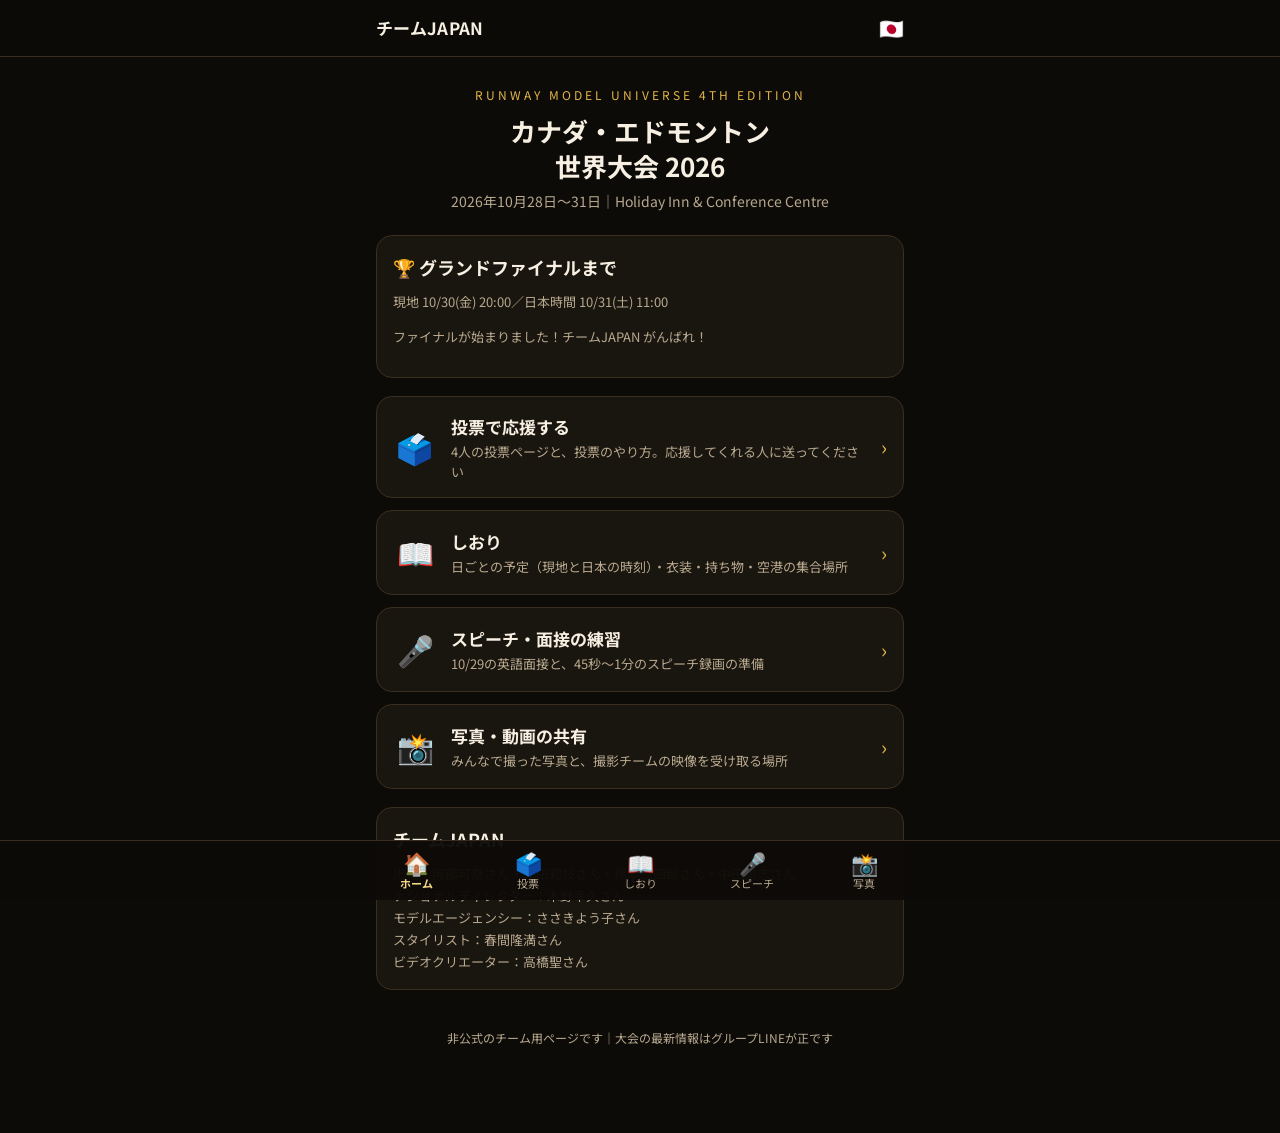
<file: index.html>
<!doctype html>
<html lang="ja">
<head>
<meta charset="utf-8">
<meta name="viewport" content="width=device-width, initial-scale=1, viewport-fit=cover">
<title>チームJAPAN RMU 2026</title>
<meta name="description" content="Runway Model Universe 第4回大会（カナダ・エドモントン）日本代表チームのページ">
<meta property="og:title" content="チームJAPAN 🇯🇵 RMU 2026">
<meta property="og:description" content="日本代表4名を応援してください！投票・日程・スピーチ練習・写真共有">
<meta property="og:image" content="https://hiikun-bot.github.io/rmu-team-japan/assets/img/kana.jpg">
<meta name="theme-color" content="#0d0b08">
<link rel="preconnect" href="https://fonts.googleapis.com">
<link rel="stylesheet" href="https://fonts.googleapis.com/css2?family=Noto+Sans+JP:wght@400;700&display=swap">
<link rel="stylesheet" href="assets/style.css">
</head>
<body>
<header class="top"><div class="wrap"><h1>チームJAPAN</h1><span class="flag">🇯🇵</span></div></header>

<main class="wrap">
  <section class="hero">
    <div class="eyebrow">RUNWAY MODEL UNIVERSE 4TH EDITION</div>
    <h2>カナダ・エドモントン<br>世界大会 2026</h2>
    <p>2026年10月28日〜31日｜Holiday Inn &amp; Conference Centre</p>
  </section>

  <div class="card">
    <h3>🏆 グランドファイナルまで</h3>
    <div class="sub" id="finalWhen"></div>
    <div id="cdFinal"></div>
  </div>

  <nav class="menu">
    <a href="vote.html">
      <span class="ico">🗳️</span>
      <span><b>投票で応援する</b><span class="d">4人の投票ページと、投票のやり方。応援してくれる人に送ってください</span></span>
      <span class="go">›</span>
    </a>
    <a href="guide.html">
      <span class="ico">📖</span>
      <span><b>しおり</b><span class="d">日ごとの予定（現地と日本の時刻）・衣装・持ち物・空港の集合場所</span></span>
      <span class="go">›</span>
    </a>
    <a href="speech.html">
      <span class="ico">🎤</span>
      <span><b>スピーチ・面接の練習</b><span class="d">10/29の英語面接と、45秒〜1分のスピーチ録画の準備</span></span>
      <span class="go">›</span>
    </a>
    <a href="photos.html">
      <span class="ico">📸</span>
      <span><b>写真・動画の共有</b><span class="d">みんなで撮った写真と、撮影チームの映像を受け取る場所</span></span>
      <span class="go">›</span>
    </a>
  </nav>

  <div class="card">
    <h3>チームJAPAN</h3>
    <p class="sub" style="margin:0">
      出場：阿部可奈さん・北田莉枝さん・橋本三四郎さん・中田論志さん<br>
      ナショナルディレクター：木野幸久さん<br>
      モデルエージェンシー：ささきよう子さん<br>
      スタイリスト：春間隆満さん<br>
      ビデオクリエーター：高橋聖さん
    </p>
  </div>

  <footer>非公式のチーム用ページです｜大会の最新情報はグループLINEが正です</footer>
</main>

<script src="assets/common.js"></script>
<script>
  const f = new Date(KEY.final);
  document.getElementById('finalWhen').textContent =
    `現地 ${mdw(f, TZ_LOCAL)} ${hm(f, TZ_LOCAL)}／日本時間 ${mdw(f, TZ_JP)} ${hm(f, TZ_JP)}`;
  countdown(document.getElementById('cdFinal'), KEY.final, 'ファイナルが始まりました！チームJAPAN がんばれ！');
  bottomNav('index.html');
</script>
</body>
</html>
</file>
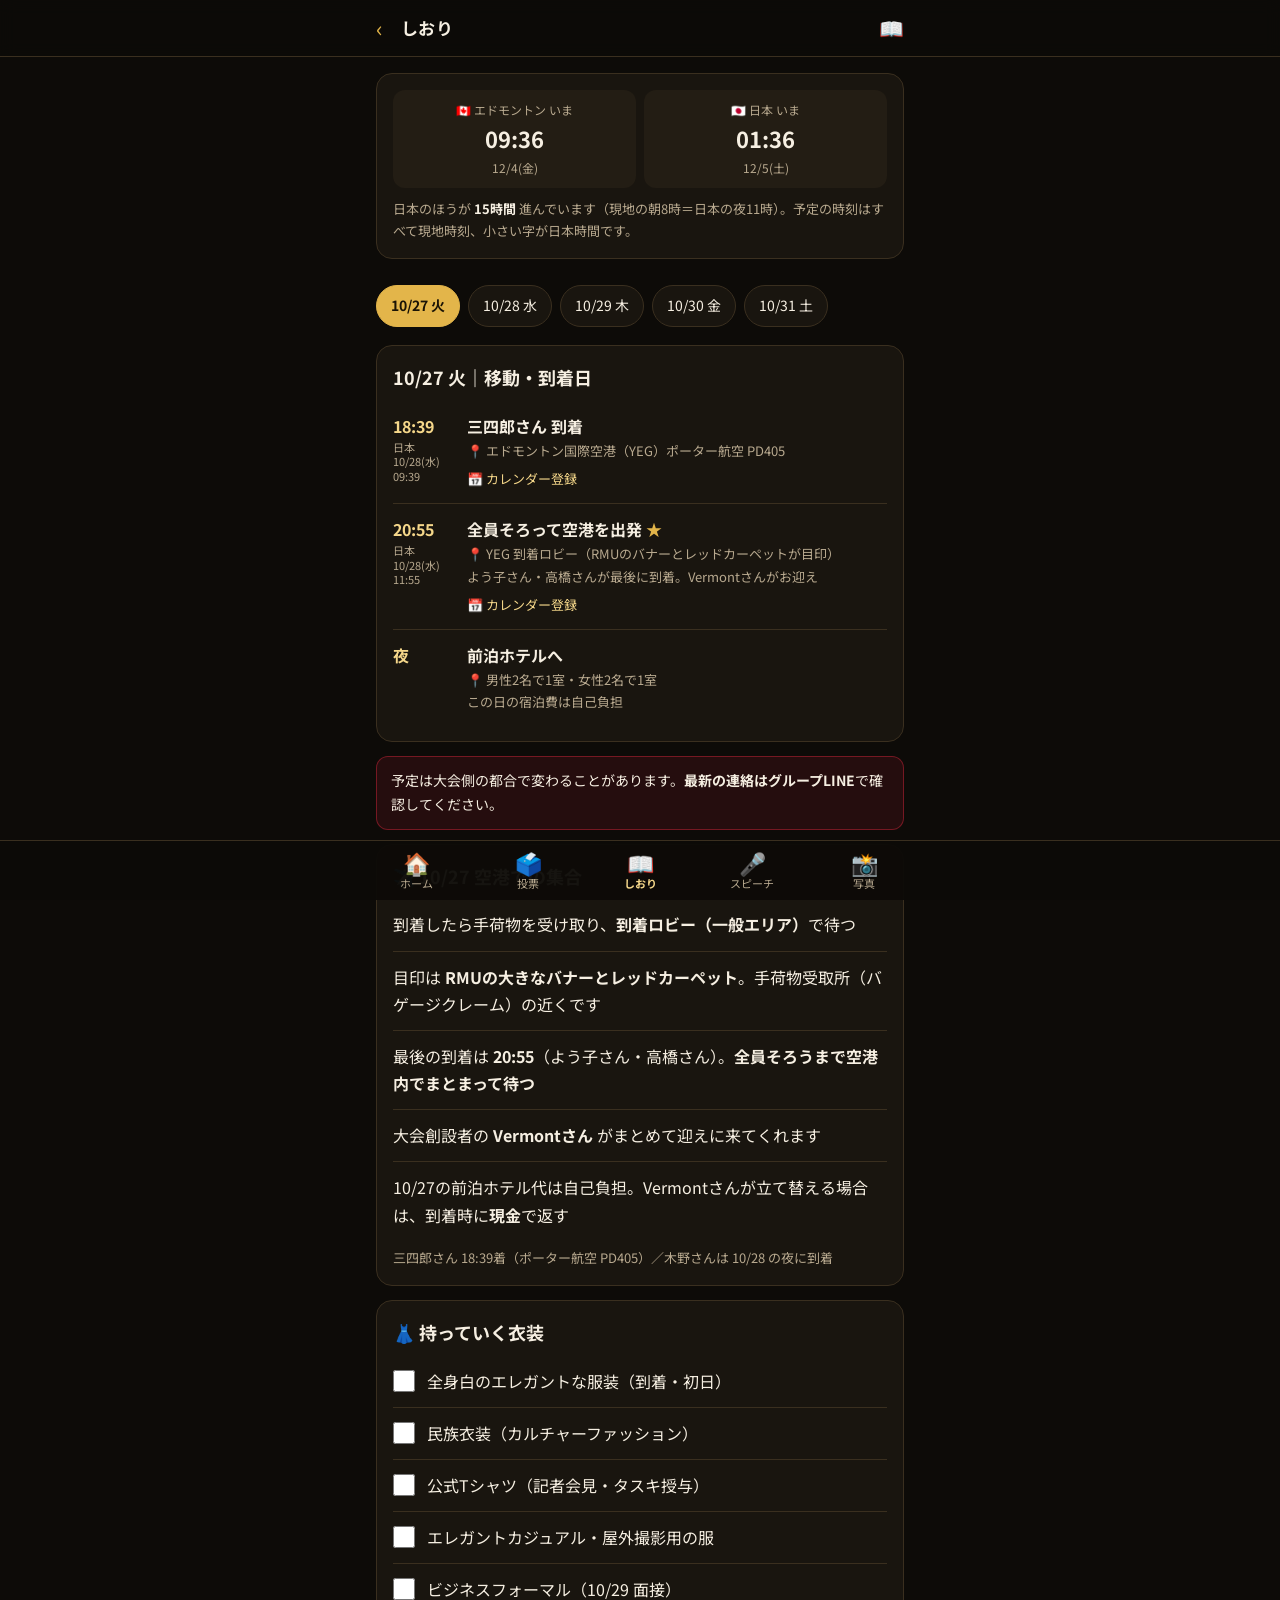
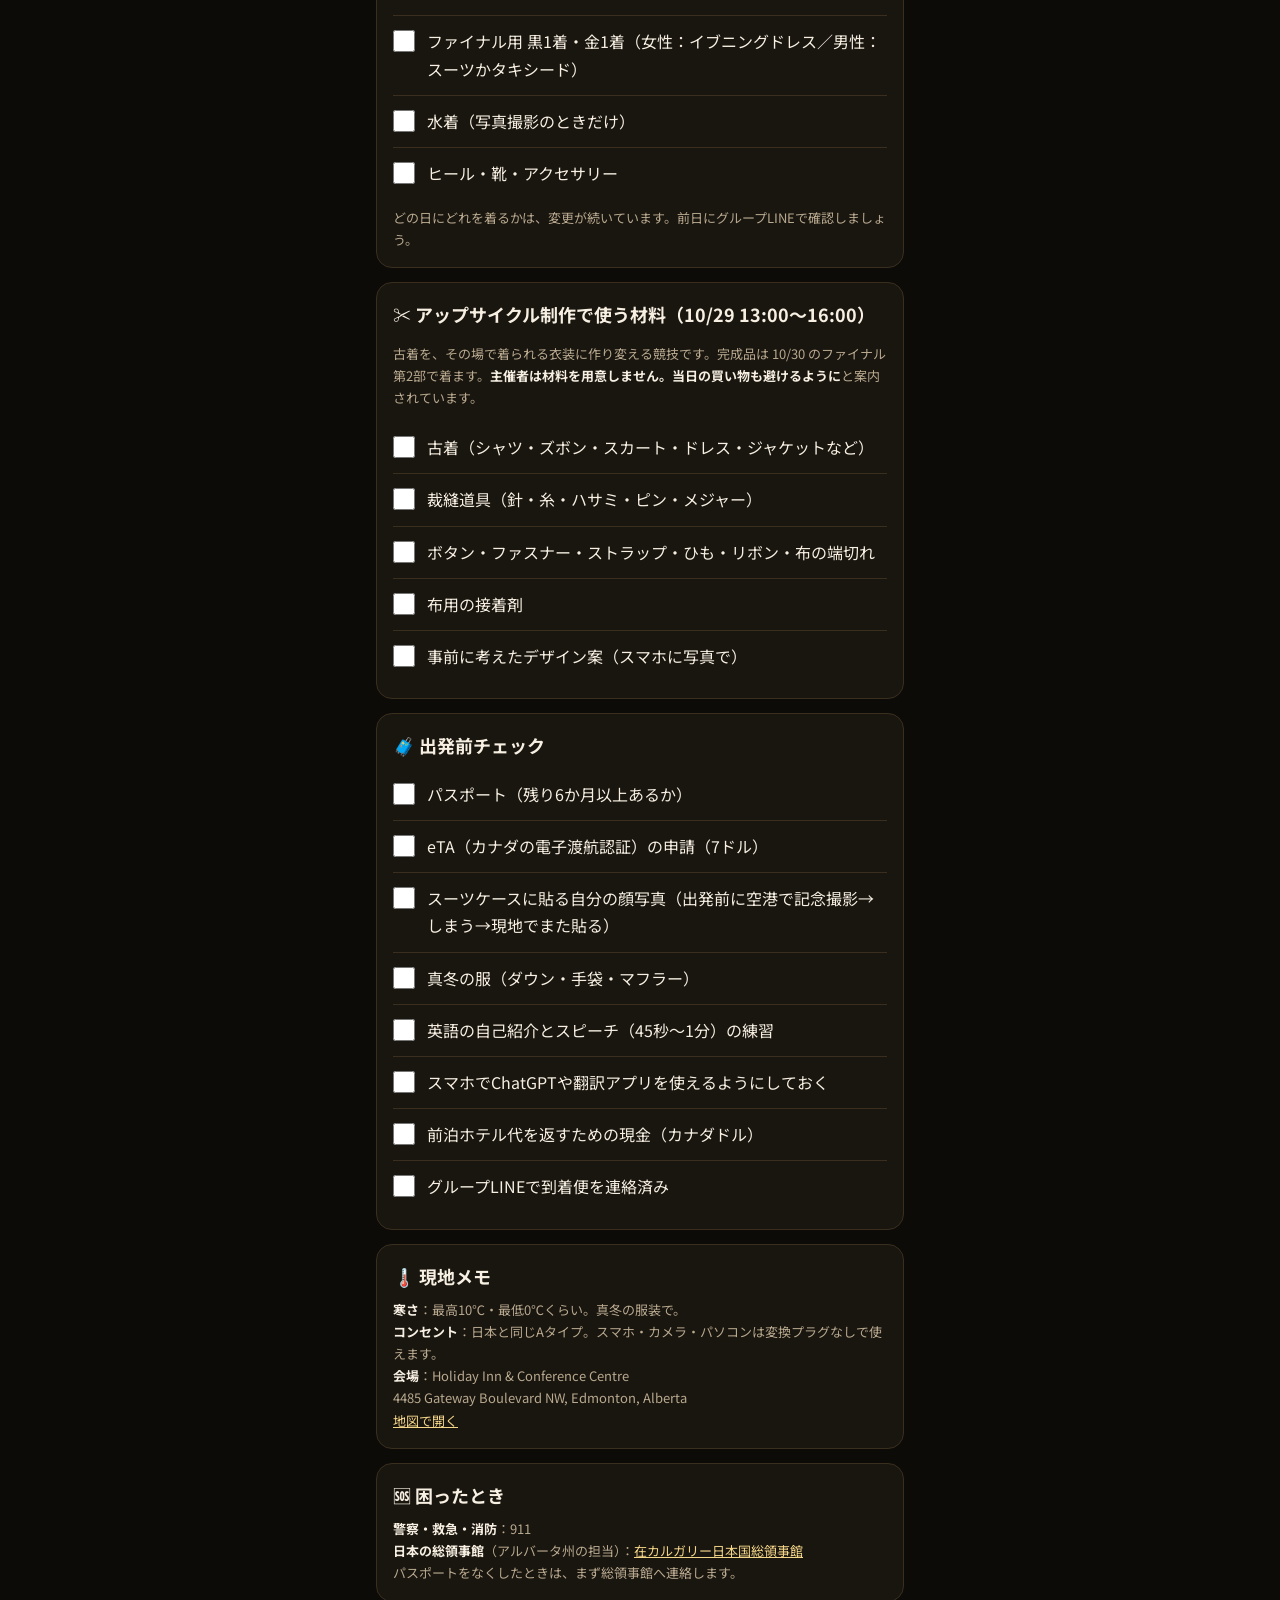
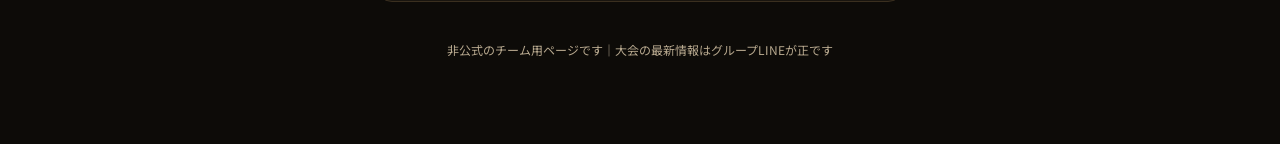
<file: guide.html>
<!doctype html>
<html lang="ja">
<head>
<meta charset="utf-8">
<meta name="viewport" content="width=device-width, initial-scale=1, viewport-fit=cover">
<title>チームJAPAN しおり</title>
<meta name="description" content="RMU 2026 チームJAPANの日程・衣装・持ち物">
<meta name="theme-color" content="#0d0b08">
<link rel="preconnect" href="https://fonts.googleapis.com">
<link rel="stylesheet" href="https://fonts.googleapis.com/css2?family=Noto+Sans+JP:wght@400;700&display=swap">
<link rel="stylesheet" href="assets/style.css">
</head>
<body>
<header class="top"><div class="wrap"><a class="back" href="index.html" aria-label="ホームへ">‹</a><h1>しおり</h1><span class="flag">📖</span></div></header>

<main class="wrap">
  <div class="card" style="margin-top:16px">
    <div class="clock">
      <div><small>🇨🇦 エドモントン いま</small><b id="nowLocal">--:--</b><small id="dayLocal"></small></div>
      <div><small>🇯🇵 日本 いま</small><b id="nowJp">--:--</b><small id="dayJp"></small></div>
    </div>
    <p class="note" style="margin:10px 0 0">日本のほうが <b style="color:var(--text)">15時間</b> 進んでいます（現地の朝8時＝日本の夜11時）。予定の時刻はすべて現地時刻、小さい字が日本時間です。</p>
  </div>

  <div class="tabs" role="tablist" id="tabs"></div>
  <div id="day"></div>

  <div class="warn">
    予定は大会側の都合で変わることがあります。<b>最新の連絡はグループLINE</b>で確認してください。
  </div>

  <div class="card" id="airport">
    <h3>✈️ 10/27 空港での集合</h3>
    <ul class="check" style="margin-top:4px">
      <li><label><span>到着したら手荷物を受け取り、<b>到着ロビー（一般エリア）</b>で待つ</span></label></li>
      <li><label><span>目印は <b>RMUの大きなバナーとレッドカーペット</b>。手荷物受取所（バゲージクレーム）の近くです</span></label></li>
      <li><label><span>最後の到着は <b>20:55</b>（よう子さん・高橋さん）。<b>全員そろうまで空港内でまとまって待つ</b></span></label></li>
      <li><label><span>大会創設者の <b>Vermontさん</b> がまとめて迎えに来てくれます</span></label></li>
      <li><label><span>10/27の前泊ホテル代は自己負担。Vermontさんが立て替える場合は、到着時に<b>現金</b>で返す</span></label></li>
    </ul>
    <p class="note" style="margin:6px 0 0">三四郎さん 18:39着（ポーター航空 PD405）／木野さんは 10/28 の夜に到着</p>
  </div>

  <div class="card">
    <h3>👗 持っていく衣装</h3>
    <ul class="check" id="wear"></ul>
    <p class="note" style="margin:8px 0 0">どの日にどれを着るかは、変更が続いています。前日にグループLINEで確認しましょう。</p>
  </div>

  <div class="card">
    <h3>✂️ アップサイクル制作で使う材料（10/29 13:00〜16:00）</h3>
    <p class="sub">古着を、その場で着られる衣装に作り変える競技です。完成品は 10/30 のファイナル第2部で着ます。<b style="color:var(--text)">主催者は材料を用意しません。当日の買い物も避けるように</b>と案内されています。</p>
    <ul class="check" id="upcycle"></ul>
  </div>

  <div class="card">
    <h3>🧳 出発前チェック</h3>
    <ul class="check" id="prep"></ul>
  </div>

  <div class="card">
    <h3>🌡️ 現地メモ</h3>
    <p class="sub" style="margin:0">
      <b style="color:var(--text)">寒さ</b>：最高10℃・最低0℃くらい。真冬の服装で。<br>
      <b style="color:var(--text)">コンセント</b>：日本と同じAタイプ。スマホ・カメラ・パソコンは変換プラグなしで使えます。<br>
      <b style="color:var(--text)">会場</b>：Holiday Inn &amp; Conference Centre<br>4485 Gateway Boulevard NW, Edmonton, Alberta<br>
      <a href="https://www.google.com/maps/search/?api=1&query=Holiday+Inn+Conference+Centre+4485+Gateway+Boulevard+NW+Edmonton" target="_blank" rel="noopener">地図で開く</a>
    </p>
  </div>

  <div class="card">
    <h3>🆘 困ったとき</h3>
    <p class="sub" style="margin:0">
      <b style="color:var(--text)">警察・救急・消防</b>：911<br>
      <b style="color:var(--text)">日本の総領事館</b>（アルバータ州の担当）：<a href="https://www.calgary.ca.emb-japan.go.jp/" target="_blank" rel="noopener">在カルガリー日本国総領事館</a><br>
      パスポートをなくしたときは、まず総領事館へ連絡します。
    </p>
  </div>

  <footer>非公式のチーム用ページです｜大会の最新情報はグループLINEが正です</footer>
</main>

<script src="assets/common.js"></script>
<script>
  // 予定（現地時刻）。star は大事な予定
  const VENUE = 'Holiday Inn & Conference Centre, 4485 Gateway Blvd NW, Edmonton';
  const DAYS = [
    { date: '2026-10-27', label: '10/27 火', title: '移動・到着日', items: [
      { t: '18:39', what: '三四郎さん 到着', where: 'エドモントン国際空港（YEG）ポーター航空 PD405' },
      { t: '20:55', what: '全員そろって空港を出発', where: 'YEG 到着ロビー（RMUのバナーとレッドカーペットが目印）', note: 'よう子さん・高橋さんが最後に到着。Vermontさんがお迎え', star: true },
      { t: '夜', what: '前泊ホテルへ', where: '男性2名で1室・女性2名で1室', note: 'この日の宿泊費は自己負担' },
    ]},
    { date: '2026-10-28', label: '10/28 水', title: '1日目', items: [
      { t: '午前', what: '前泊ホテルをチェックアウトして、大会の公式ホテルへ' },
      { t: '10:00', what: '代表者の到着受付', where: 'ファンクションルーム', wear: '全身白のエレガントな服装' },
      { t: '11:00', what: 'オリエンテーション', where: 'ファンクションルーム' },
      { t: '13:00', what: 'ポートフォリオ撮影', where: 'ファンクションルーム', note: '水着は写真撮影のときだけ使う（ファイナル本番では着ない）', star: true },
      { t: '17:00', what: 'リハーサル', where: 'ファンクションルーム' },
      { t: '19:00', what: 'メディア発表・カルチャーファッション', where: 'Seafood City Edmonton', wear: '民族衣装', star: true },
      { t: '夜', what: '木野さん 到着' },
    ]},
    { date: '2026-10-29', label: '10/29 木', title: '2日目', items: [
      { t: '08:00', what: '表敬訪問', where: 'エドモントン市庁舎' },
      { t: '10:00', what: '市内観光', where: '博物館・アルバータ州議会議事堂・ミュタート温室植物園' },
      { t: '12:00', what: '昼食', where: 'ウェスト・エドモントン・モール（サンタマリア号のレプリカ）' },
      { t: '13:00', end: '16:00', what: 'アップサイクル制作（競技）', where: '材料は全部持参', star: true },
      { t: '制作後', what: '非公開面接 → スピーチ録画', note: '時間は後日発表。スピーチは45秒〜1分。上位3名に入ると会場の大画面で流れます', wear: 'ビジネスフォーマル（エグゼクティブスタイル）', star: true },
      { t: '20:00', what: 'リハーサル', where: 'ファンクションルーム' },
    ]},
    { date: '2026-10-30', label: '10/30 金', title: 'ファイナル', items: [
      { t: '08:00', what: 'リハーサル', where: 'ファンクションルーム' },
      { t: '13:00', what: 'リハーサル', where: 'グランドボールルーム' },
      { t: '16:30', what: 'キッズのハロウィンパーティー', note: '子ども向けのイベント。チームJAPANは出演なし・仮装不要' },
      { t: '18:00', what: 'Voice of Alberta（キッズ歌唱）ファイナル', where: 'グランドボールルーム' },
      { t: '19:00', what: 'ディナー', where: 'グランドボールルーム' },
      { t: '20:00', end: '23:00', what: 'RMU インターナショナル・ファイナル', where: 'グランドボールルーム', wear: '女性：イブニングドレス（黒・金）／男性：スーツかタキシード（黒・金）', star: true },
      { t: '21:00', what: 'オンライン投票の締切', note: '日本時間 10/31（土）12:00', star: true },
    ]},
    { date: '2026-10-31', label: '10/31 土', title: '帰国日', items: [
      { t: '12:00', what: 'ホテルのチェックアウト期限' },
      { t: '12:40', what: '帰りの便（よう子さんが案内した目安）', where: 'エドモントン国際空港（YEG）', note: '空港への移動時間を考えて、早めにホテルを出る' },
    ]},
  ];

  const at = (date, t) => /^\d\d:\d\d$/.test(t) ? new Date(`${date}T${t}:00-06:00`) : null;

  function renderDay(i) {
    const d = DAYS[i];
    document.querySelectorAll('#tabs button').forEach((b, j) => b.setAttribute('aria-selected', String(i === j)));
    store.set('rmu.guide.day', i);
    document.getElementById('day').innerHTML = `
      <div class="card"><h3>${d.label}｜${d.title}</h3><ul class="tl">${d.items.map((it) => {
        const s = at(d.date, it.t);
        const e = it.end ? at(d.date, it.end) : null;
        const jp = s ? `<small>日本 ${mdw(s, TZ_JP)}<br>${hm(s, TZ_JP)}</small>` : '';
        const cal = s ? `<a class="cal" target="_blank" rel="noopener" href="${gcalLink({
          title: `【RMU】${it.what}`, start: s, end: e,
          details: [it.where, it.note, it.wear && `服装：${it.wear}`, '現地時刻 ' + it.t + '（エドモントン）', location.href].filter(Boolean).join('\n'),
          location: it.where && !it.where.includes('材料') ? `${it.where}, Edmonton` : VENUE,
        })}">📅 カレンダー登録</a>` : '';
        return `<li class="${it.star ? 'star' : ''}">
          <div class="t">${it.t}${it.end ? `<small>〜${it.end}</small>` : ''}${jp}</div>
          <div class="what"><b>${it.what}</b>
            ${it.where ? `<div class="where">📍 ${it.where}</div>` : ''}
            ${it.note ? `<div class="where">${it.note}</div>` : ''}
            ${it.wear ? `<div class="wear">👗 ${it.wear}</div>` : ''}
            ${cal}</div></li>`;
      }).join('')}</ul></div>`;
  }

  // 初期タブ：今日（現地）があればその日、なければ前回見た日
  const todayLocal = new Intl.DateTimeFormat('en-CA', { timeZone: TZ_LOCAL }).format(new Date());
  const todayIdx = DAYS.findIndex((d) => d.date === todayLocal);
  document.getElementById('tabs').innerHTML = DAYS.map((d, i) =>
    `<button role="tab" data-i="${i}">${d.label}</button>`).join('');
  document.getElementById('tabs').addEventListener('click', (e) => {
    const b = e.target.closest('button'); if (b) renderDay(Number(b.dataset.i));
  });
  renderDay(todayIdx >= 0 ? todayIdx : Math.min(store.get('rmu.guide.day', 0), DAYS.length - 1));

  // チェックリスト（チェックはこの端末にだけ保存）
  function checklist(id, items) {
    const saved = store.get('rmu.check.' + id, {});
    const ul = document.getElementById(id);
    ul.innerHTML = items.map((t, i) =>
      `<li><label><input type="checkbox" data-i="${i}"${saved[i] ? ' checked' : ''}><span>${t}</span></label></li>`).join('');
    ul.addEventListener('change', (e) => { saved[e.target.dataset.i] = e.target.checked; store.set('rmu.check.' + id, saved); });
  }
  checklist('wear', [
    '全身白のエレガントな服装（到着・初日）',
    '民族衣装（カルチャーファッション）',
    '公式Tシャツ（記者会見・タスキ授与）',
    'エレガントカジュアル・屋外撮影用の服',
    'ビジネスフォーマル（10/29 面接）',
    'ファイナル用 黒1着・金1着（女性：イブニングドレス／男性：スーツかタキシード）',
    '水着（写真撮影のときだけ）',
    'ヒール・靴・アクセサリー',
  ]);
  checklist('upcycle', [
    '古着（シャツ・ズボン・スカート・ドレス・ジャケットなど）',
    '裁縫道具（針・糸・ハサミ・ピン・メジャー）',
    'ボタン・ファスナー・ストラップ・ひも・リボン・布の端切れ',
    '布用の接着剤',
    '事前に考えたデザイン案（スマホに写真で）',
  ]);
  checklist('prep', [
    'パスポート（残り6か月以上あるか）',
    'eTA（カナダの電子渡航認証）の申請（7ドル）',
    'スーツケースに貼る自分の顔写真（出発前に空港で記念撮影→しまう→現地でまた貼る）',
    '真冬の服（ダウン・手袋・マフラー）',
    '英語の自己紹介とスピーチ（45秒〜1分）の練習',
    'スマホでChatGPTや翻訳アプリを使えるようにしておく',
    '前泊ホテル代を返すための現金（カナダドル）',
    'グループLINEで到着便を連絡済み',
  ]);

  // いまの時刻
  (function clock() {
    const n = new Date();
    document.getElementById('nowLocal').textContent = hm(n, TZ_LOCAL);
    document.getElementById('dayLocal').textContent = mdw(n, TZ_LOCAL);
    document.getElementById('nowJp').textContent = hm(n, TZ_JP);
    document.getElementById('dayJp').textContent = mdw(n, TZ_JP);
    setTimeout(clock, 15000);
  })();
  bottomNav('guide.html');
</script>
</body>
</html>
</file>
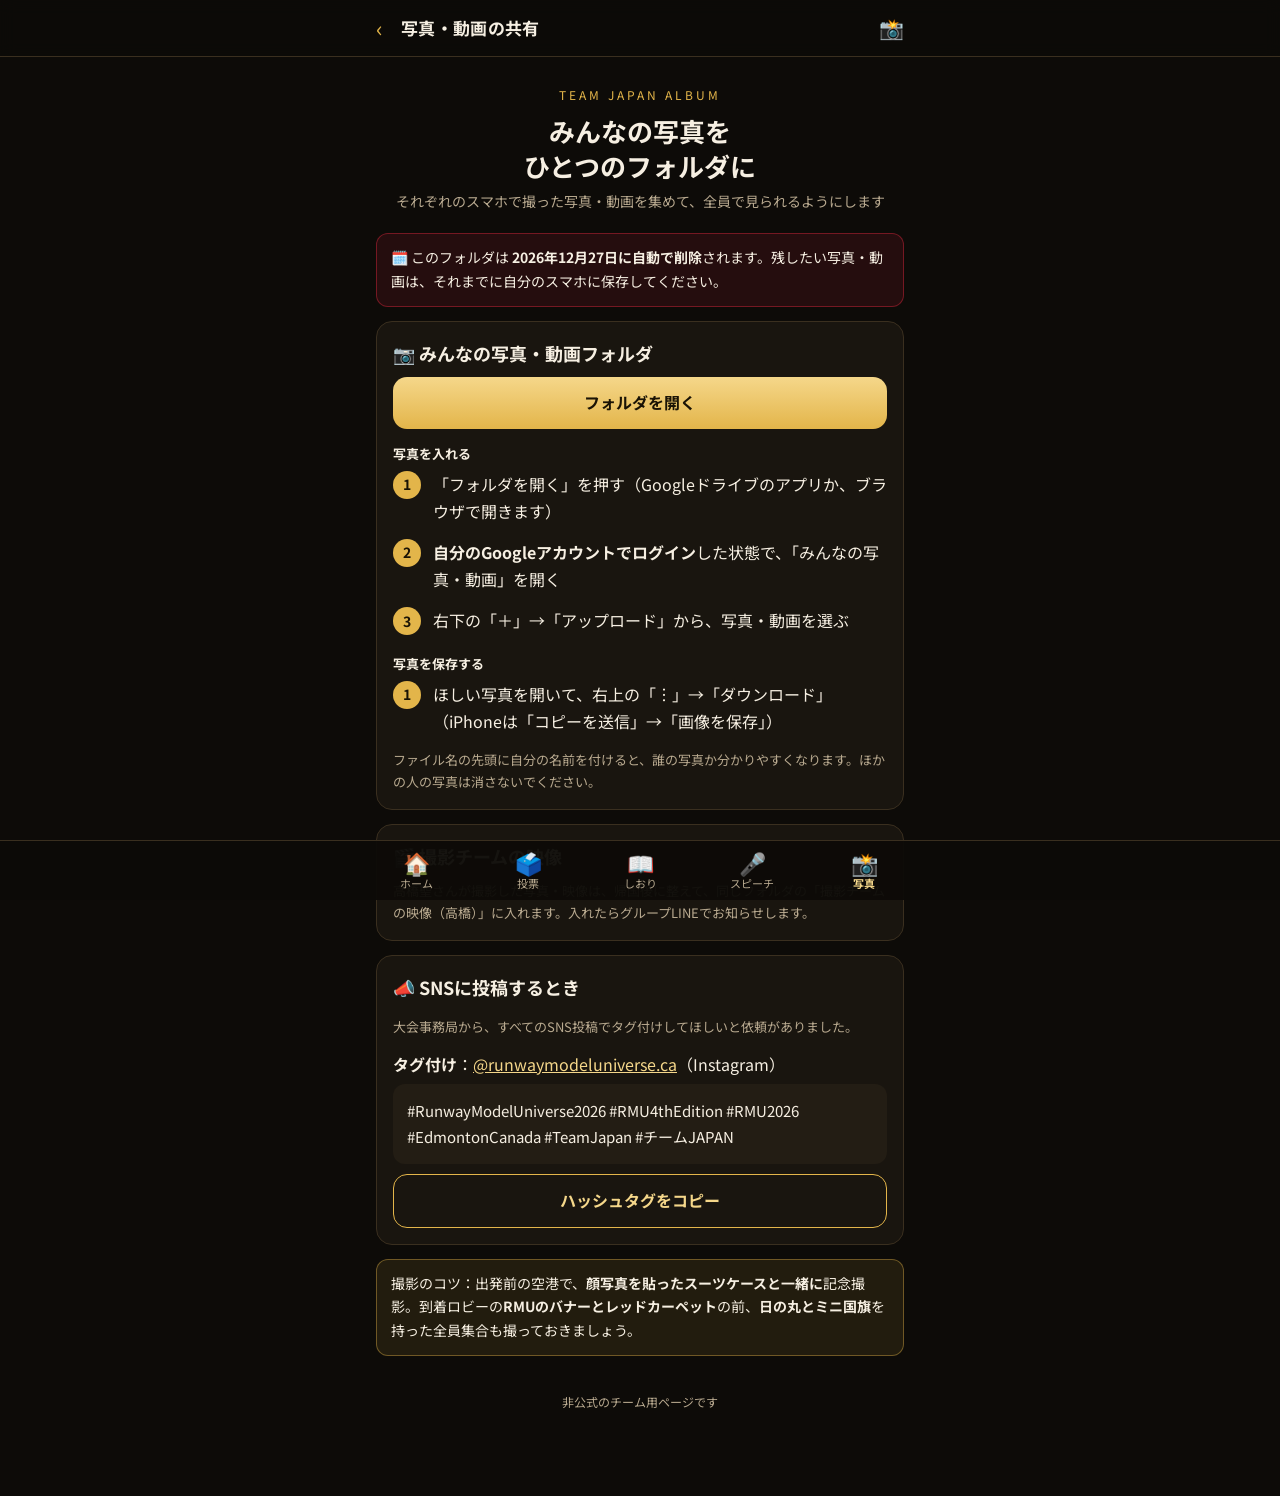
<file: photos.html>
<!doctype html>
<html lang="ja">
<head>
<meta charset="utf-8">
<meta name="viewport" content="width=device-width, initial-scale=1, viewport-fit=cover">
<title>写真・動画の共有</title>
<meta name="description" content="RMU 2026 チームJAPANの写真と動画の共有">
<meta name="theme-color" content="#0d0b08">
<link rel="preconnect" href="https://fonts.googleapis.com">
<link rel="stylesheet" href="https://fonts.googleapis.com/css2?family=Noto+Sans+JP:wght@400;700&display=swap">
<link rel="stylesheet" href="assets/style.css">
</head>
<body>
<header class="top"><div class="wrap"><a class="back" href="index.html" aria-label="ホームへ">‹</a><h1>写真・動画の共有</h1><span class="flag">📸</span></div></header>

<main class="wrap">
  <section class="hero">
    <div class="eyebrow">TEAM JAPAN ALBUM</div>
    <h2>みんなの写真を<br>ひとつのフォルダに</h2>
    <p>それぞれのスマホで撮った写真・動画を集めて、全員で見られるようにします</p>
  </section>

  <div class="warn">
    🗓️ このフォルダは <b>2026年12月27日に自動で削除</b>されます。残したい写真・動画は、それまでに自分のスマホに保存してください。
  </div>

  <div class="card" id="albumReady">
    <h3>📷 みんなの写真・動画フォルダ</h3>
    <a class="btn" id="albumLink" target="_blank" rel="noopener">フォルダを開く</a>
    <p class="sub" style="margin:14px 0 6px"><b style="color:var(--text)">写真を入れる</b></p>
    <ol class="steps">
      <li>「フォルダを開く」を押す（Googleドライブのアプリか、ブラウザで開きます）</li>
      <li><b>自分のGoogleアカウントでログイン</b>した状態で、「みんなの写真・動画」を開く</li>
      <li>右下の「＋」→「アップロード」から、写真・動画を選ぶ</li>
    </ol>
    <p class="sub" style="margin:4px 0 6px"><b style="color:var(--text)">写真を保存する</b></p>
    <ol class="steps">
      <li>ほしい写真を開いて、右上の「︙」→「ダウンロード」（iPhoneは「コピーを送信」→「画像を保存」）</li>
    </ol>
    <p class="note" style="margin:0">ファイル名の先頭に自分の名前を付けると、誰の写真か分かりやすくなります。ほかの人の写真は消さないでください。</p>
  </div>

  <div class="card hidden" id="albumWait">
    <h3>📷 みんなの写真・動画フォルダ</h3>
    <p class="sub" style="margin:0">ただいま準備中です。用意ができたらグループLINEでお知らせします。</p>
  </div>

  <div class="card">
    <h3>🎬 撮影チームの映像</h3>
    <p class="sub" style="margin:0">高橋聖さんが撮影した写真・映像は、帰国後に整えて、同じフォルダの「撮影チームの映像（高橋）」に入れます。入れたらグループLINEでお知らせします。</p>
  </div>

  <div class="card">
    <h3>📣 SNSに投稿するとき</h3>
    <p class="sub">大会事務局から、すべてのSNS投稿でタグ付けしてほしいと依頼がありました。</p>
    <p style="margin:0 0 6px"><b>タグ付け</b>：<a href="https://www.instagram.com/runwaymodeluniverse.ca/" target="_blank" rel="noopener">@runwaymodeluniverse.ca</a>（Instagram）</p>
    <div class="en-box" id="tags" style="font-family:inherit;font-size:15px">#RunwayModelUniverse2026 #RMU4thEdition #RMU2026 #EdmontonCanada #TeamJapan #チームJAPAN</div>
    <button class="btn ghost" id="copyTags" style="margin-top:10px">ハッシュタグをコピー</button>
    <p class="note hidden" id="copiedTags" style="text-align:center;margin:8px 0 0">コピーしました</p>
  </div>

  <div class="tip">撮影のコツ：出発前の空港で、<b>顔写真を貼ったスーツケースと一緒に</b>記念撮影。到着ロビーの<b>RMUのバナーとレッドカーペット</b>の前、<b>日の丸とミニ国旗</b>を持った全員集合も撮っておきましょう。</div>

  <footer>非公式のチーム用ページです</footer>
</main>

<script src="assets/common.js"></script>
<script>
  // 共有フォルダ（Googleドライブ、2026-12-27 に自動削除）のリンク。空なら「準備中」を表示
  const ALBUM_URL = 'https://drive.google.com/drive/folders/1k8Iz0R9DqPRrQz7t2cBoIHqjIZC3mhLL';

  if (ALBUM_URL) document.getElementById('albumLink').href = ALBUM_URL;
  else {
    document.getElementById('albumReady').classList.add('hidden');
    document.getElementById('albumWait').classList.remove('hidden');
  }
  document.getElementById('copyTags').addEventListener('click', async () => {
    const t = document.getElementById('tags').textContent;
    try { await navigator.clipboard.writeText(t); document.getElementById('copiedTags').classList.remove('hidden'); }
    catch { prompt('コピーしてください', t); }
  });
  bottomNav('photos.html');
</script>
</body>
</html>
</file>
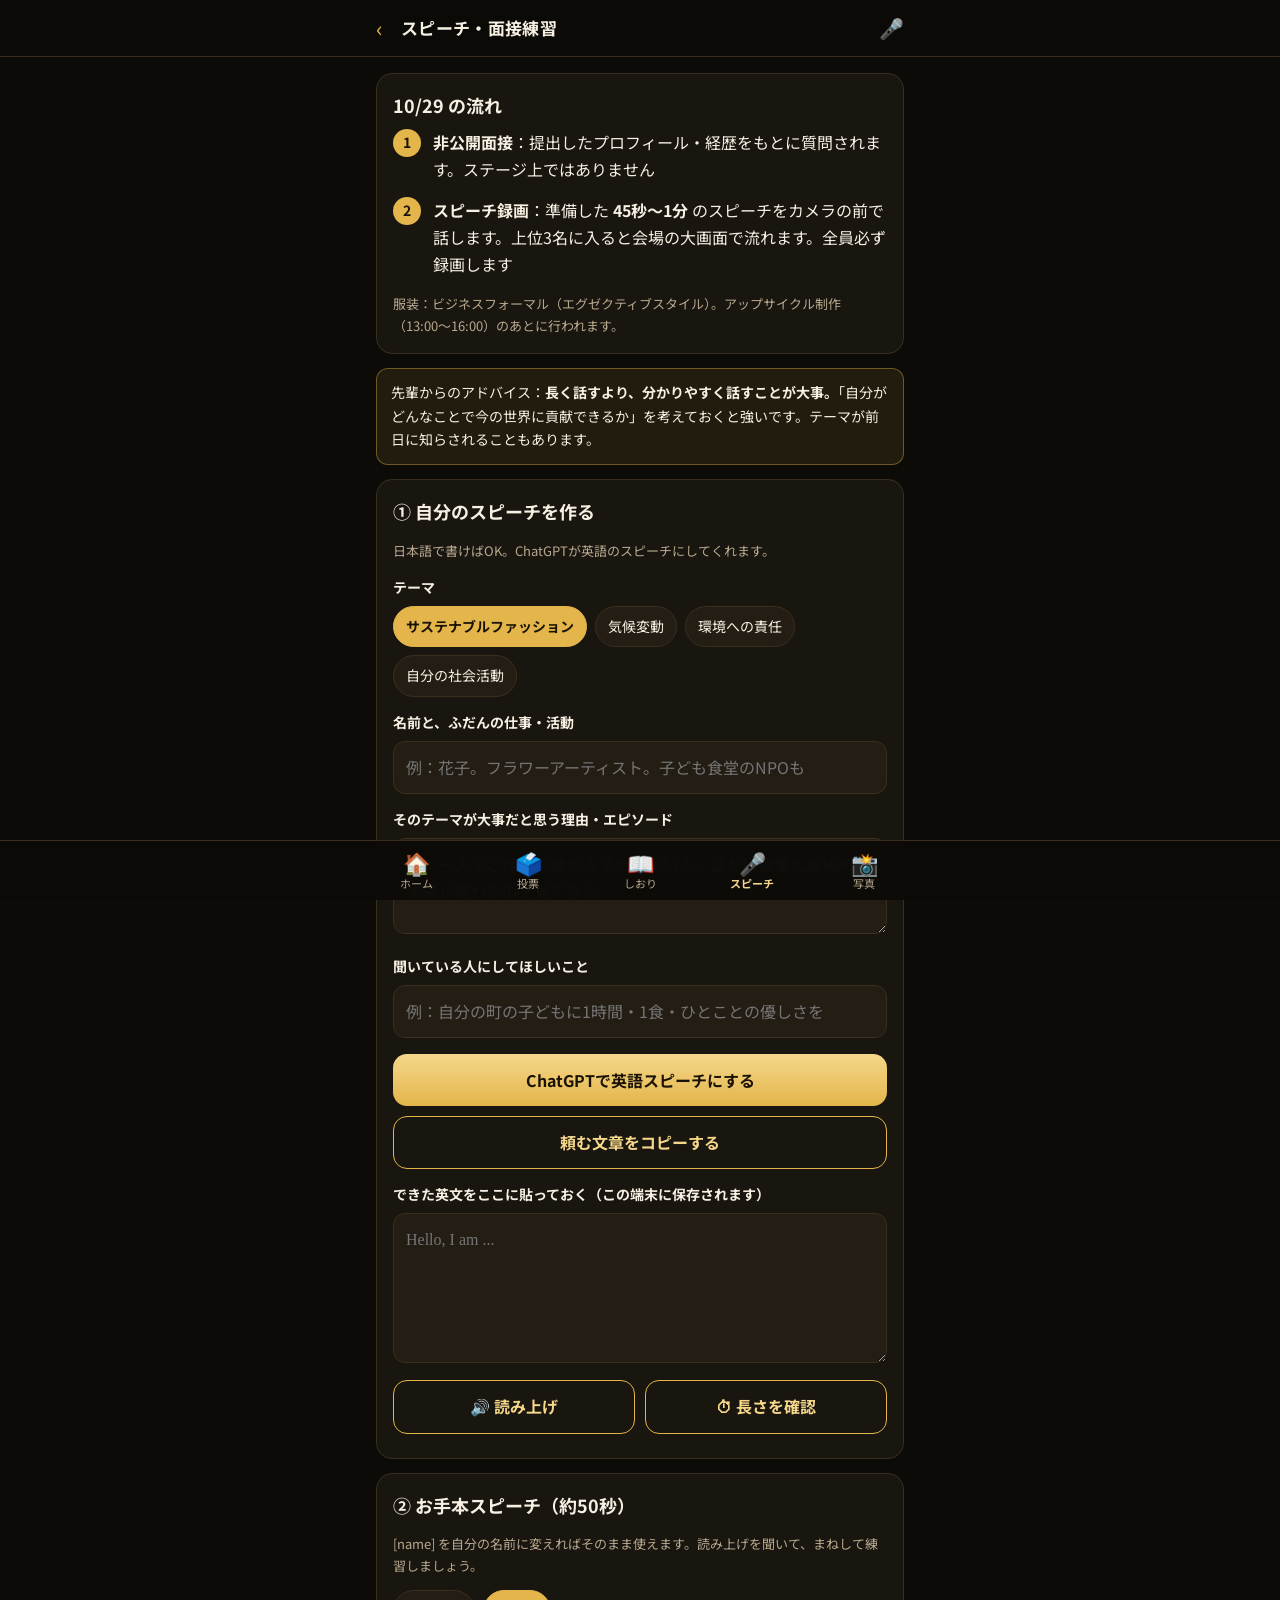
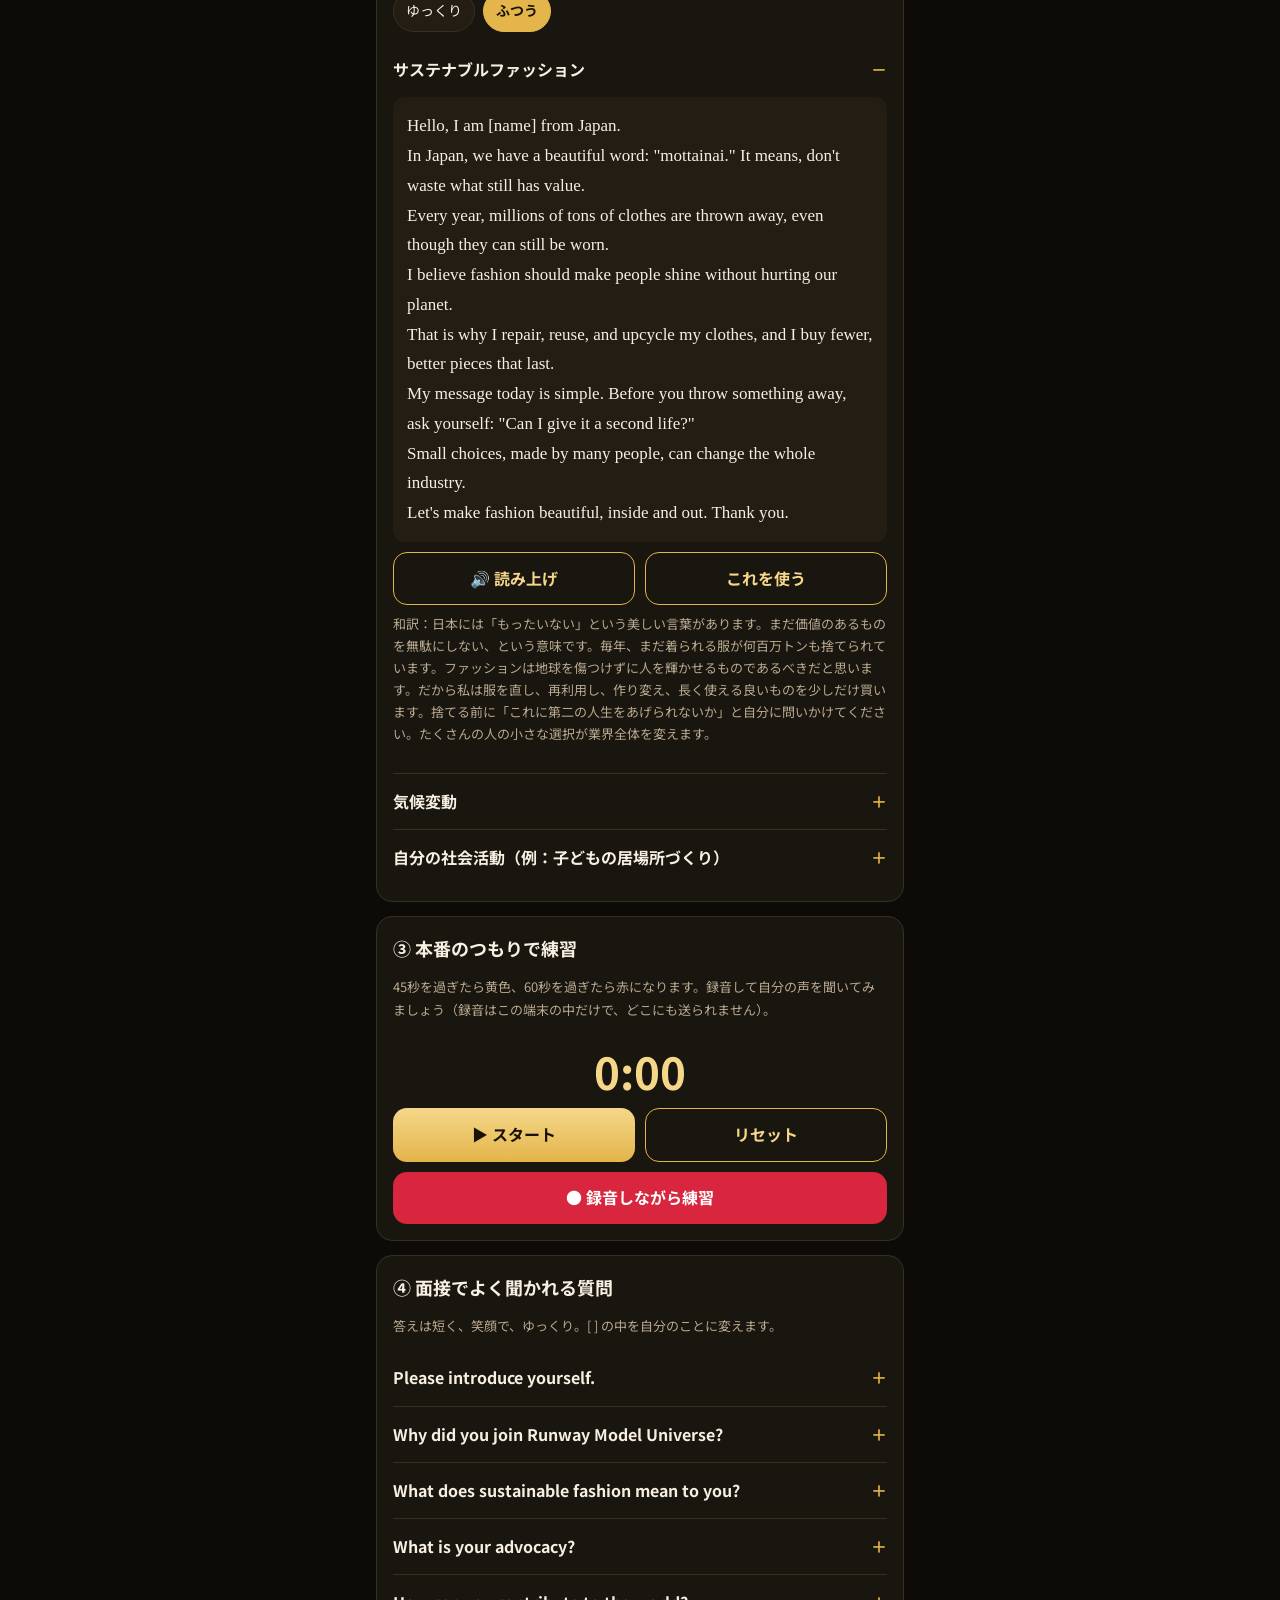
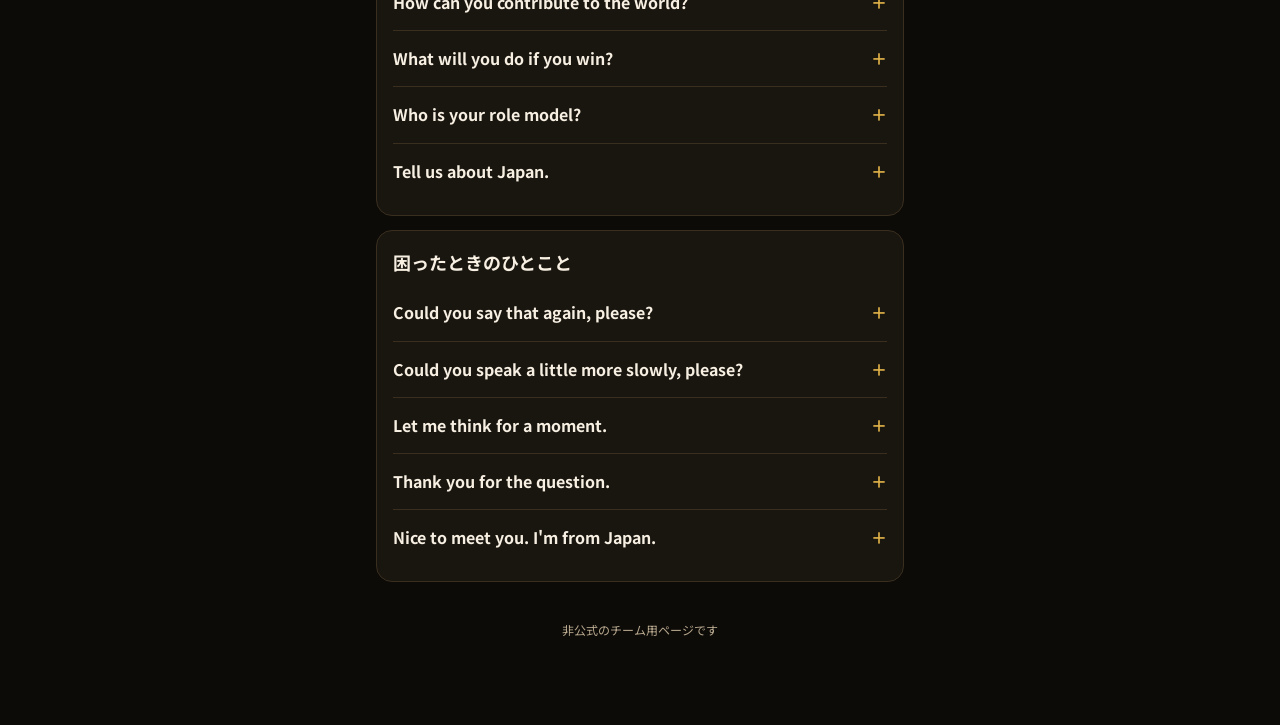
<file: speech.html>
<!doctype html>
<html lang="ja">
<head>
<meta charset="utf-8">
<meta name="viewport" content="width=device-width, initial-scale=1, viewport-fit=cover">
<title>スピーチ・面接練習</title>
<meta name="description" content="RMU 2026 チームJAPANの英語スピーチと面接の練習">
<meta name="theme-color" content="#0d0b08">
<link rel="preconnect" href="https://fonts.googleapis.com">
<link rel="stylesheet" href="https://fonts.googleapis.com/css2?family=Noto+Sans+JP:wght@400;700&display=swap">
<link rel="stylesheet" href="assets/style.css">
</head>
<body>
<header class="top"><div class="wrap"><a class="back" href="index.html" aria-label="ホームへ">‹</a><h1>スピーチ・面接練習</h1><span class="flag">🎤</span></div></header>

<main class="wrap">
  <div class="card" style="margin-top:16px">
    <h3>10/29 の流れ</h3>
    <ol class="steps">
      <li><b>非公開面接</b>：提出したプロフィール・経歴をもとに質問されます。ステージ上ではありません</li>
      <li><b>スピーチ録画</b>：準備した <b>45秒〜1分</b> のスピーチをカメラの前で話します。上位3名に入ると会場の大画面で流れます。全員必ず録画します</li>
    </ol>
    <p class="sub" style="margin:0">服装：ビジネスフォーマル（エグゼクティブスタイル）。アップサイクル制作（13:00〜16:00）のあとに行われます。</p>
  </div>

  <div class="tip">先輩からのアドバイス：<b>長く話すより、分かりやすく話すことが大事。</b>「自分がどんなことで今の世界に貢献できるか」を考えておくと強いです。テーマが前日に知らされることもあります。</div>

  <!-- 1. 自分のスピーチを作る -->
  <div class="card">
    <h3>① 自分のスピーチを作る</h3>
    <p class="sub">日本語で書けばOK。ChatGPTが英語のスピーチにしてくれます。</p>
    <label class="f">テーマ</label>
    <div class="chips" id="themeChips"></div>
    <label class="f" for="me">名前と、ふだんの仕事・活動</label>
    <input type="text" id="me" placeholder="例：花子。フラワーアーティスト。子ども食堂のNPOも">
    <label class="f" for="why">そのテーマが大事だと思う理由・エピソード</label>
    <textarea id="why" placeholder="例：一人でごはんを食べる子どもがいる。温かい食事と居場所で未来が変わるのを見てきた"></textarea>
    <label class="f" for="act">聞いている人にしてほしいこと</label>
    <input type="text" id="act" placeholder="例：自分の町の子どもに1時間・1食・ひとことの優しさを">
    <div style="margin-top:16px">
      <a class="btn" id="toGpt" target="_blank" rel="noopener">ChatGPTで英語スピーチにする</a>
      <button class="btn ghost" id="copyPrompt">頼む文章をコピーする</button>
      <p class="note hidden" id="copiedPrompt" style="text-align:center;margin:8px 0 0">コピーしました。ChatGPTに貼り付けてください</p>
    </div>
    <label class="f" for="mine">できた英文をここに貼っておく（この端末に保存されます）</label>
    <textarea id="mine" placeholder="Hello, I am ..." style="min-height:150px;font-family:Georgia,serif"></textarea>
    <div class="btn-row" style="margin-top:10px">
      <button class="btn ghost" data-say="mine">🔊 読み上げ</button>
      <button class="btn ghost" id="countWords">⏱ 長さを確認</button>
    </div>
    <p class="note" id="wordInfo" style="margin:8px 0 0"></p>
  </div>

  <!-- 2. お手本 -->
  <div class="card">
    <h3>② お手本スピーチ（約50秒）</h3>
    <p class="sub">[name] を自分の名前に変えればそのまま使えます。読み上げを聞いて、まねして練習しましょう。</p>
    <div class="chips" style="margin-bottom:10px">
      <button aria-pressed="false" data-rate="0.8">ゆっくり</button>
      <button aria-pressed="true" data-rate="0.95">ふつう</button>
    </div>
    <div id="samples"></div>
  </div>

  <!-- 3. 練習タイマーと録音 -->
  <div class="card">
    <h3>③ 本番のつもりで練習</h3>
    <p class="sub">45秒を過ぎたら黄色、60秒を過ぎたら赤になります。録音して自分の声を聞いてみましょう（録音はこの端末の中だけで、どこにも送られません）。</p>
    <div class="timer" id="timer">0:00</div>
    <div class="btn-row">
      <button class="btn" id="tStart">▶ スタート</button>
      <button class="btn ghost" id="tReset">リセット</button>
    </div>
    <button class="btn red" id="rec" style="margin-top:10px">● 録音しながら練習</button>
    <audio id="play" controls class="hidden" style="width:100%;margin-top:10px"></audio>
  </div>

  <!-- 4. 面接 -->
  <div class="card">
    <h3>④ 面接でよく聞かれる質問</h3>
    <p class="sub">答えは短く、笑顔で、ゆっくり。[ ] の中を自分のことに変えます。</p>
    <div id="qa"></div>
  </div>

  <div class="card">
    <h3>困ったときのひとこと</h3>
    <div id="phrases"></div>
  </div>

  <footer>非公式のチーム用ページです</footer>
</main>

<script src="assets/common.js"></script>
<script>
  const THEMES = ['サステナブルファッション', '気候変動', '環境への責任', '自分の社会活動'];
  const SAMPLES = [
    { title: 'サステナブルファッション', en:
`Hello, I am [name] from Japan.
In Japan, we have a beautiful word: "mottainai." It means, don't waste what still has value.
Every year, millions of tons of clothes are thrown away, even though they can still be worn.
I believe fashion should make people shine without hurting our planet.
That is why I repair, reuse, and upcycle my clothes, and I buy fewer, better pieces that last.
My message today is simple. Before you throw something away, ask yourself: "Can I give it a second life?"
Small choices, made by many people, can change the whole industry.
Let's make fashion beautiful, inside and out. Thank you.`,
      ja: '日本には「もったいない」という美しい言葉があります。まだ価値のあるものを無駄にしない、という意味です。毎年、まだ着られる服が何百万トンも捨てられています。ファッションは地球を傷つけずに人を輝かせるものであるべきだと思います。だから私は服を直し、再利用し、作り変え、長く使える良いものを少しだけ買います。捨てる前に「これに第二の人生をあげられないか」と自分に問いかけてください。たくさんの人の小さな選択が業界全体を変えます。' },
    { title: '気候変動', en:
`Hello, I am [name] from Japan.
Japan is a country of four beautiful seasons, but our seasons are changing.
Summers are getting hotter, and heavy rains and typhoons are getting stronger every year.
Climate change is not a problem for the future. It is happening now, to real families.
As a model, I have a voice, and I want to use it.
I walk or take the train when I can, I carry my own bottle and bag, and I share simple eco tips with my followers.
My call to action is this: choose one small habit today, and keep it for one year.
When we act together, our children will still enjoy the four seasons. Thank you.`,
      ja: '日本は美しい四季の国ですが、その季節が変わりつつあります。夏は年々暑くなり、大雨や台風も強くなっています。気候変動は未来の問題ではなく、いま本当の家族に起きていることです。モデルとして私には声があり、それを使いたい。歩けるときは歩き、マイボトルとマイバッグを持ち、フォロワーに簡単なエコの工夫を伝えています。今日ひとつ小さな習慣を選び、1年続けてください。一緒に行動すれば、子どもたちも四季を楽しめます。' },
    { title: '自分の社会活動（例：子どもの居場所づくり）', en:
`Hello, I am [name] from Japan.
I am a flower artist, and I also support a community kitchen for children.
Flowers taught me that every living thing needs care to bloom. Children are the same.
In Japan, some children eat alone, or do not have enough food.
A warm meal and a safe place can change a child's future.
Through my work, I create spaces where children and families feel welcome.
My message is: look around your own town. Give one hour, one meal, or one kind word to a child.
When we take care of the next generation, we also take care of our planet's future. Thank you.`,
      ja: '私はフラワーアーティストで、子ども食堂の活動もしています。花から、すべての命は手をかけてこそ咲くと学びました。子どもも同じです。日本には一人でごはんを食べる子や、十分に食べられない子がいます。温かい食事と安心できる場所は、子どもの未来を変えます。自分の町を見回して、子どもに1時間、1食、ひとことの優しさをあげてください。次の世代を大切にすることは、地球の未来を大切にすることです。' },
  ];
  const QA = [
    ['Please introduce yourself.', 'I\'m [name] from [city], Japan. I work as a [job]. I love [hobby]. I\'m so happy to be here to represent Japan.', '自己紹介をしてください'],
    ['Why did you join Runway Model Universe?', 'I joined because I want to show that fashion can be beautiful and kind to the earth, and I want to represent Japan on a world stage.', 'なぜこの大会に出たのですか'],
    ['What does sustainable fashion mean to you?', 'To me, it means respecting clothes and the people who make them. In Japan we say "mottainai." I try to wear things longer and give them a second life.', 'あなたにとってサステナブルファッションとは'],
    ['What is your advocacy?', 'My advocacy is [theme]. I want to [action], because [reason].', 'あなたが訴えたいテーマは'],
    ['How can you contribute to the world?', 'Through my work as a [job], I can [what you can do]. Even small actions can inspire many people.', 'あなたは世界にどう貢献できますか'],
    ['What will you do if you win?', 'I will use this title to share my message in Japan and around Asia, and to inspire young people to follow their dreams.', '優勝したら何をしますか'],
    ['Who is your role model?', 'My role model is [person], because [reason]. I want to be someone who gives courage to others, just like [him / her].', '尊敬する人は誰ですか'],
    ['Tell us about Japan.', 'Japan is a country of respect and harmony. We have beautiful nature, four seasons, and delicious food. Please visit Japan someday!', '日本について教えてください'],
  ];
  const PHRASES = [
    ['Could you say that again, please?', 'もう一度言っていただけますか'],
    ['Could you speak a little more slowly, please?', 'もう少しゆっくり話していただけますか'],
    ['Let me think for a moment.', '少し考えさせてください'],
    ['Thank you for the question.', 'ご質問ありがとうございます'],
    ['Nice to meet you. I\'m from Japan.', 'はじめまして。日本から来ました'],
  ];

  // 読み上げ
  let rate = 0.95;
  function say(text) {
    if (!('speechSynthesis' in window)) { alert('この端末では読み上げが使えません'); return; }
    speechSynthesis.cancel();
    const u = new SpeechSynthesisUtterance(text.replace(/\[name\]/g, 'Hana'));
    u.lang = 'en-US'; u.rate = rate;
    speechSynthesis.speak(u);
  }
  document.querySelectorAll('[data-rate]').forEach((b) => b.addEventListener('click', () => {
    rate = Number(b.dataset.rate);
    document.querySelectorAll('[data-rate]').forEach((x) => x.setAttribute('aria-pressed', String(x === b)));
  }));

  document.getElementById('samples').innerHTML = SAMPLES.map((s, i) => `
    <details${i === 0 ? ' open' : ''}><summary>${s.title}</summary><div>
      <div class="en-box">${s.en}</div>
      <div class="btn-row" style="margin-top:10px">
        <button class="btn ghost" data-sample="${i}">🔊 読み上げ</button>
        <button class="btn ghost" data-use="${i}">これを使う</button>
      </div>
      <p class="ja">和訳：${s.ja}</p></div></details>`).join('');
  document.getElementById('qa').innerHTML = QA.map(([q, a, ja]) => `
    <details><summary>${q}</summary><div>
      <p class="ja" style="margin:0 0 8px">${ja}</p>
      <div class="en-box">${a}</div>
      <button class="btn ghost" style="margin-top:10px" data-text="${encodeURIComponent(q + ' ... ' + a)}">🔊 読み上げ</button>
    </div></details>`).join('');
  document.getElementById('phrases').innerHTML = PHRASES.map(([en, ja]) => `
    <details><summary>${en}</summary><div><p class="ja" style="margin:0 0 8px">${ja}</p>
      <button class="btn ghost" data-text="${encodeURIComponent(en)}">🔊 読み上げ</button></div></details>`).join('');

  document.body.addEventListener('click', (e) => {
    const b = e.target.closest('button'); if (!b) return;
    if (b.dataset.sample) say(SAMPLES[b.dataset.sample].en);
    if (b.dataset.text) say(decodeURIComponent(b.dataset.text));
    if (b.dataset.say === 'mine') say(document.getElementById('mine').value || 'Please paste your speech first.');
    if (b.dataset.use) {
      const mine = document.getElementById('mine');
      mine.value = SAMPLES[b.dataset.use].en; store.set('rmu.speech.mine', mine.value);
      mine.scrollIntoView({ behavior: 'smooth', block: 'center' });
    }
  });

  // スピーチ作成（ChatGPTに頼む文章）
  let theme = store.get('rmu.speech.theme', THEMES[0]);
  const chips = document.getElementById('themeChips');
  chips.innerHTML = THEMES.map((t) => `<button aria-pressed="${t === theme}">${t}</button>`).join('');
  chips.addEventListener('click', (e) => {
    const b = e.target.closest('button'); if (!b) return;
    theme = b.textContent; store.set('rmu.speech.theme', theme);
    chips.querySelectorAll('button').forEach((x) => x.setAttribute('aria-pressed', String(x === b)));
    updatePrompt();
  });
  const fields = ['me', 'why', 'act', 'mine'];
  fields.forEach((id) => {
    const el = document.getElementById(id);
    el.value = store.get('rmu.speech.' + id, '');
    el.addEventListener('input', () => { store.set('rmu.speech.' + id, el.value); updatePrompt(); });
  });
  function promptText() {
    const v = (id) => document.getElementById(id).value.trim() || '（未記入）';
    return `あなたは国際モデル大会のスピーチコーチです。
カナダで開かれる Runway Model Universe（サステナブルファッションがテーマの国際モデル大会）に日本代表として出場します。
カメラの前で話す「アドボカシースピーチ」を作ってください。

・長さ：45秒〜1分（英語で110〜140語）
・中学生でも読めるやさしい英語。一文は短く
・構成：あいさつと自己紹介 → テーマが大事な理由（自分のエピソード）→ 聞いている人への具体的な呼びかけ → 締めの一言
・最初は「Hello, I am ... from Japan.」で始める

テーマ：${theme}
名前と活動：${v('me')}
理由・エピソード：${v('why')}
してほしいこと：${v('act')}

出力は ①英文スピーチ ②和訳 ③強く・ゆっくり言うと良い単語 の3つにしてください。`;
  }
  function updatePrompt() {
    document.getElementById('toGpt').href = 'https://chatgpt.com/?q=' + encodeURIComponent(promptText());
  }
  updatePrompt();
  document.getElementById('copyPrompt').addEventListener('click', async () => {
    try { await navigator.clipboard.writeText(promptText()); document.getElementById('copiedPrompt').classList.remove('hidden'); }
    catch { prompt('この文章をコピーしてください', promptText()); }
  });
  document.getElementById('countWords').addEventListener('click', () => {
    const n = (document.getElementById('mine').value.match(/[A-Za-z']+/g) || []).length;
    const sec = Math.round(n / 2.3);
    document.getElementById('wordInfo').textContent = n
      ? `${n}語 ≒ 約${sec}秒（ゆっくり話した場合）。${sec < 45 ? 'もう少し足しても大丈夫です' : sec > 62 ? '少し長いので削りましょう' : 'ちょうど良い長さです'}`
      : '英文を貼ってから押してください';
  });

  // タイマー
  let t0 = 0, timerId = null;
  const tEl = document.getElementById('timer');
  function drawTimer() {
    const s = Math.floor((Date.now() - t0) / 1000);
    tEl.textContent = `${Math.floor(s / 60)}:${String(s % 60).padStart(2, '0')}`;
    tEl.style.color = s >= 60 ? 'var(--red)' : s >= 45 ? '#f2c94c' : 'var(--gold-2)';
  }
  function startTimer() { t0 = Date.now(); clearInterval(timerId); timerId = setInterval(drawTimer, 250); drawTimer(); }
  function stopTimer() { clearInterval(timerId); timerId = null; }
  document.getElementById('tStart').addEventListener('click', (e) => {
    if (timerId) { stopTimer(); e.target.textContent = '▶ スタート'; } else { startTimer(); e.target.textContent = '■ ストップ'; }
  });
  document.getElementById('tReset').addEventListener('click', () => {
    stopTimer(); tEl.textContent = '0:00'; tEl.style.color = ''; document.getElementById('tStart').textContent = '▶ スタート';
  });

  // 録音（端末内だけ）
  let rec = null;
  document.getElementById('rec').addEventListener('click', async (e) => {
    const btn = e.target;
    if (rec && rec.state === 'recording') { rec.stop(); return; }
    try {
      const stream = await navigator.mediaDevices.getUserMedia({ audio: true });
      const chunks = [];
      rec = new MediaRecorder(stream);
      rec.ondataavailable = (ev) => chunks.push(ev.data);
      rec.onstop = () => {
        stream.getTracks().forEach((t) => t.stop());
        stopTimer(); document.getElementById('tStart').textContent = '▶ スタート';
        const a = document.getElementById('play');
        a.src = URL.createObjectURL(new Blob(chunks, { type: rec.mimeType }));
        a.classList.remove('hidden');
        btn.textContent = '● もう一度録音';
      };
      rec.start(); startTimer(); btn.textContent = '■ 録音をとめる';
    } catch {
      alert('マイクが使えませんでした。ブラウザの設定でマイクを許可してください');
    }
  });

  bottomNav('speech.html');
</script>
</body>
</html>
</file>
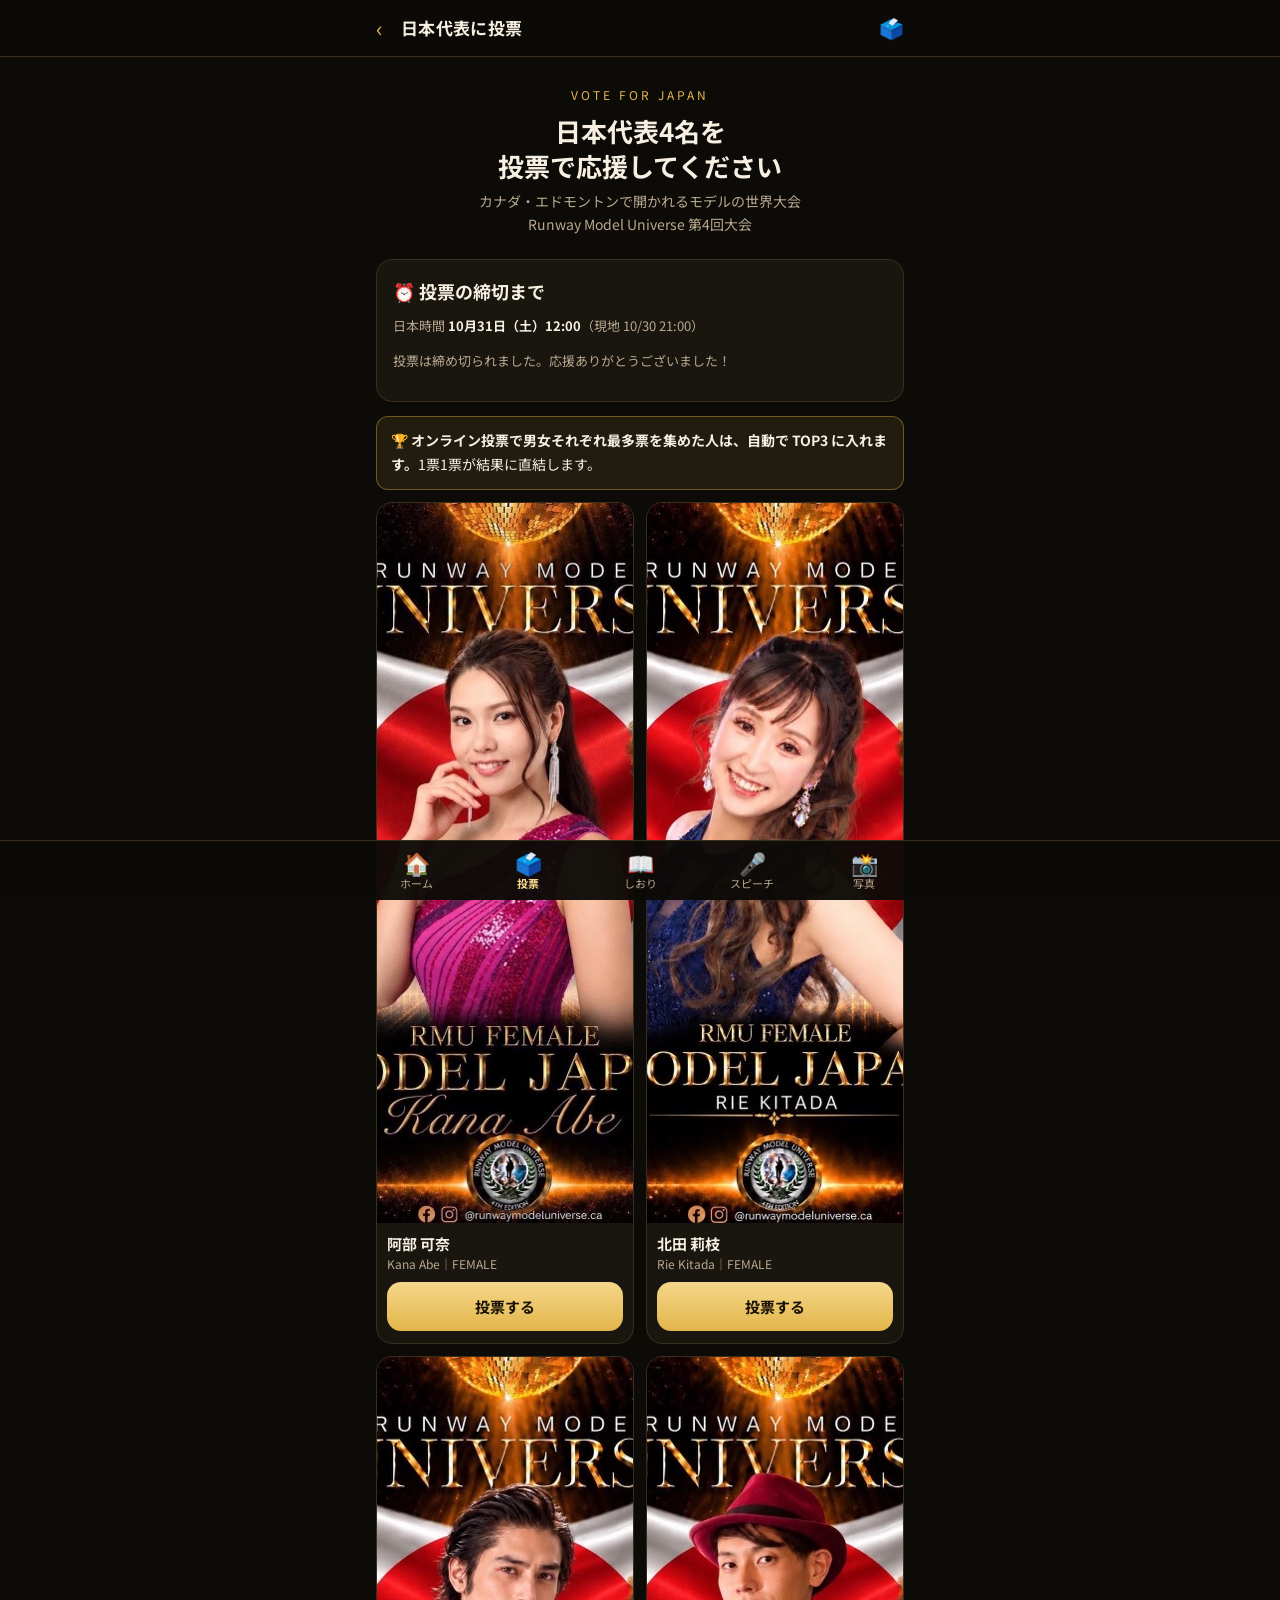
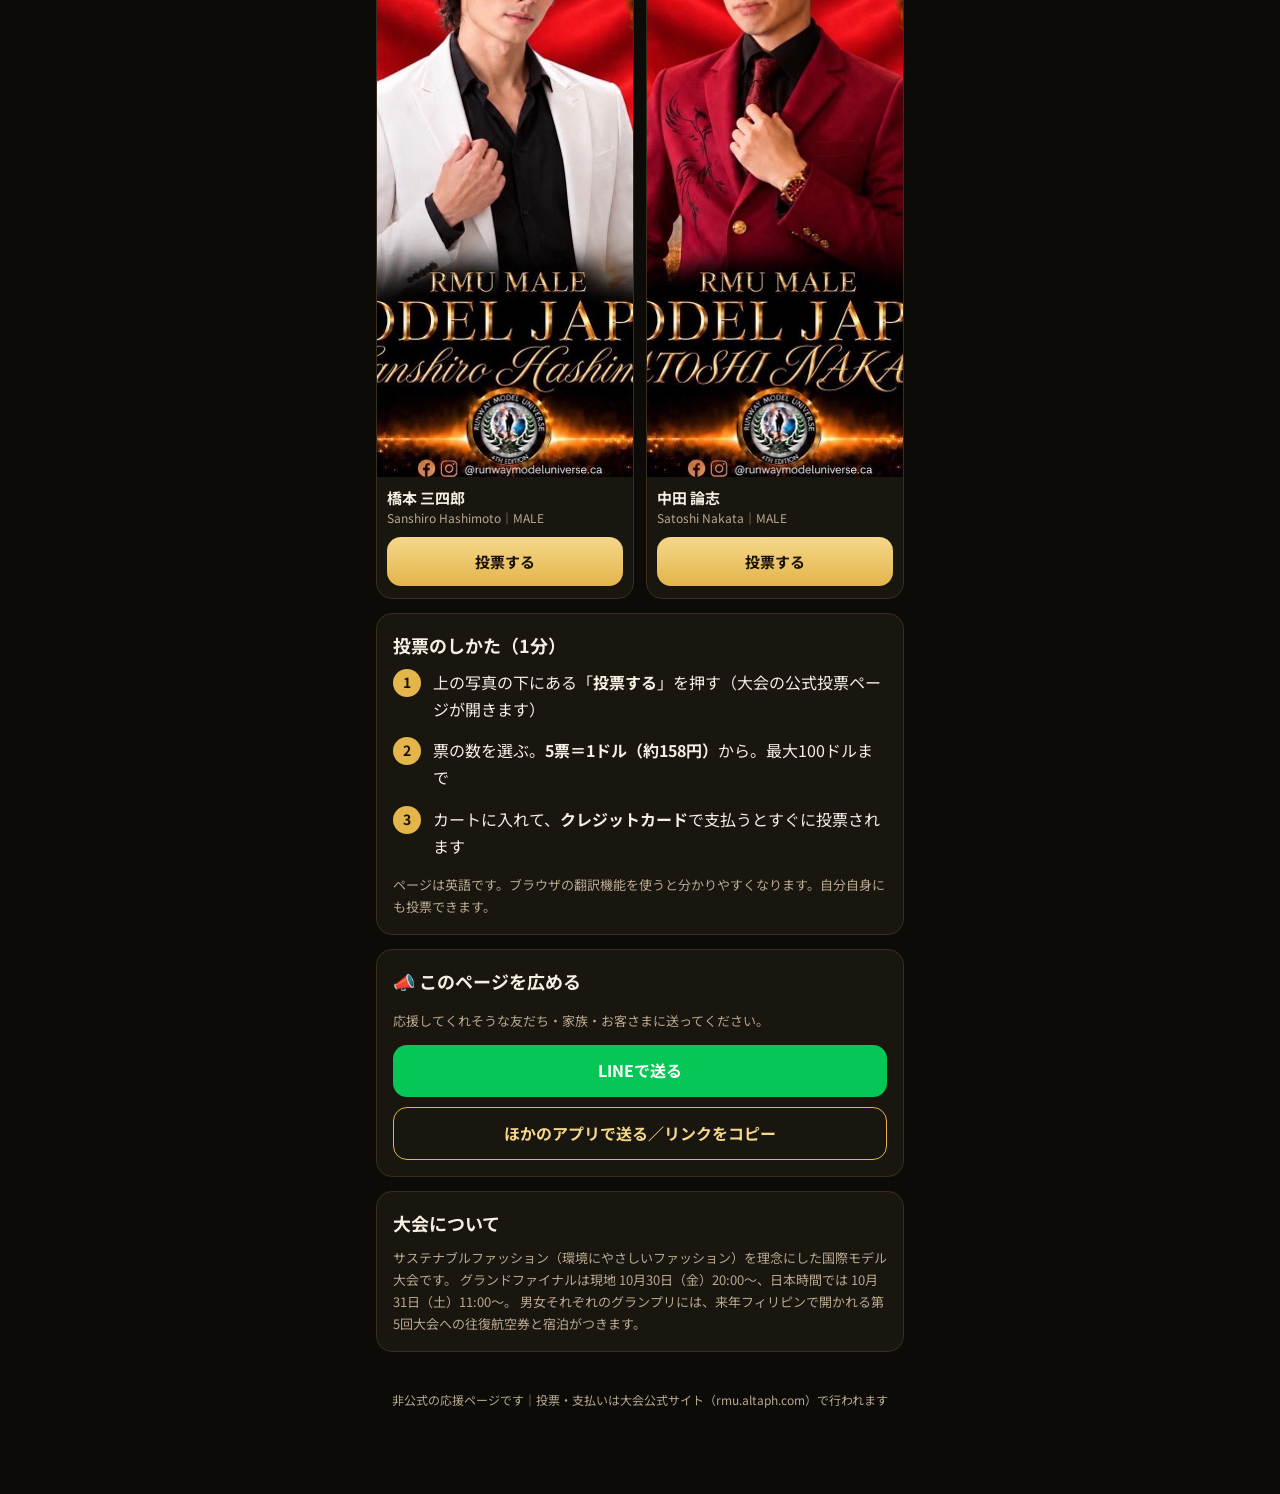
<file: vote.html>
<!doctype html>
<html lang="ja">
<head>
<meta charset="utf-8">
<meta name="viewport" content="width=device-width, initial-scale=1, viewport-fit=cover">
<title>日本代表に投票</title>
<meta name="description" content="Runway Model Universe 2026 日本代表4名への投票のお願い">
<meta property="og:title" content="🇯🇵 日本代表に投票で応援をお願いします！">
<meta property="og:description" content="カナダで開かれるモデルの世界大会。オンライン投票で上位に入ると TOP3 に直行できます。締切は日本時間 10/31（土）12:00">
<meta property="og:image" content="https://hiikun-bot.github.io/rmu-team-japan/assets/img/kana.jpg">
<meta name="theme-color" content="#0d0b08">
<link rel="preconnect" href="https://fonts.googleapis.com">
<link rel="stylesheet" href="https://fonts.googleapis.com/css2?family=Noto+Sans+JP:wght@400;700&display=swap">
<link rel="stylesheet" href="assets/style.css">
</head>
<body>
<header class="top"><div class="wrap"><a class="back" href="index.html" aria-label="ホームへ">‹</a><h1>日本代表に投票</h1><span class="flag">🗳️</span></div></header>

<main class="wrap">
  <section class="hero">
    <div class="eyebrow">VOTE FOR JAPAN</div>
    <h2>日本代表4名を<br>投票で応援してください</h2>
    <p>カナダ・エドモントンで開かれるモデルの世界大会<br>Runway Model Universe 第4回大会</p>
  </section>

  <div class="card">
    <h3>⏰ 投票の締切まで</h3>
    <div class="sub">日本時間 <b style="color:var(--text)">10月31日（土）12:00</b>（現地 10/30 21:00）</div>
    <div id="cdVote"></div>
  </div>

  <div class="tip">
    🏆 <b>オンライン投票で男女それぞれ最多票を集めた人は、自動で TOP3 に入れます。</b>1票1票が結果に直結します。
  </div>

  <section class="models" id="models"></section>

  <div class="card">
    <h3>投票のしかた（1分）</h3>
    <ol class="steps">
      <li>上の写真の下にある「<b>投票する</b>」を押す（大会の公式投票ページが開きます）</li>
      <li>票の数を選ぶ。<b>5票＝1ドル（約158円）</b>から。最大100ドルまで</li>
      <li>カートに入れて、<b>クレジットカード</b>で支払うとすぐに投票されます</li>
    </ol>
    <p class="note" style="margin:0">ページは英語です。ブラウザの翻訳機能を使うと分かりやすくなります。自分自身にも投票できます。</p>
  </div>

  <div class="card">
    <h3>📣 このページを広める</h3>
    <p class="sub">応援してくれそうな友だち・家族・お客さまに送ってください。</p>
    <a class="btn line" id="shareLine" target="_blank" rel="noopener">LINEで送る</a>
    <button class="btn ghost" id="shareAny">ほかのアプリで送る／リンクをコピー</button>
    <p class="note hidden" id="copied" style="text-align:center;margin:8px 0 0">リンクをコピーしました</p>
  </div>

  <div class="card">
    <h3>大会について</h3>
    <p class="sub" style="margin:0">
      サステナブルファッション（環境にやさしいファッション）を理念にした国際モデル大会です。
      グランドファイナルは現地 10月30日（金）20:00〜、日本時間では 10月31日（土）11:00〜。
      男女それぞれのグランプリには、来年フィリピンで開かれる第5回大会への往復航空券と宿泊がつきます。
    </p>
  </div>

  <footer>非公式の応援ページです｜投票・支払いは大会公式サイト（rmu.altaph.com）で行われます</footer>
</main>

<script src="assets/common.js"></script>
<script>
  const MODELS = [
    { id: 'kana', name: '阿部 可奈', en: 'Kana Abe', cat: 'FEMALE' },
    { id: 'rie', name: '北田 莉枝', en: 'Rie Kitada', cat: 'FEMALE' },
    { id: 'sanshiro', name: '橋本 三四郎', en: 'Sanshiro Hashimoto', cat: 'MALE' },
    { id: 'satoshi', name: '中田 論志', en: 'Satoshi Nakata', cat: 'MALE' },
  ];
  document.getElementById('models').innerHTML = MODELS.map((m) => `
    <article class="model">
      <img src="assets/img/${m.id}.jpg" alt="${m.name}さん" loading="lazy" width="540" height="720">
      <div class="body">
        <div><div class="name">${m.name}</div><div class="en">${m.en}｜${m.cat}</div></div>
        <a class="btn" href="${VOTE_LINKS[m.id]}" target="_blank" rel="noopener">投票する</a>
      </div>
    </article>`).join('');

  countdown(document.getElementById('cdVote'), KEY.voteClose, '投票は締め切られました。応援ありがとうございました！');

  const url = location.href.split('#')[0].split('?')[0];
  const text = '🇯🇵カナダのモデル世界大会に出場する日本代表4名への投票をお願いします！締切は日本時間10/31（土）12:00です🙏';
  document.getElementById('shareLine').href =
    'https://social-plugins.line.me/lineit/share?url=' + encodeURIComponent(url) + '&text=' + encodeURIComponent(text);
  document.getElementById('shareAny').addEventListener('click', async () => {
    if (navigator.share) {
      try { await navigator.share({ title: '日本代表に投票', text, url }); } catch { /* キャンセル */ }
      return;
    }
    try {
      await navigator.clipboard.writeText(`${text}\n${url}`);
      document.getElementById('copied').classList.remove('hidden');
    } catch { prompt('このリンクをコピーしてください', url); }
  });
  bottomNav('vote.html');
</script>
</body>
</html>
</file>
<file: assets/style.css>
/* チームJAPAN サイト共通スタイル（スマホ基準） */
:root {
  --bg: #0d0b08;
  --panel: #19150f;
  --panel-2: #231d14;
  --line: #3a2f1f;
  --text: #f6efe2;
  --muted: #b8a98f;
  --gold: #e3b54a;
  --gold-2: #f5d78a;
  --red: #d7263d;
  --ok: #4fb286;
  --radius: 16px;
  --gutter: 16px;
}

* { box-sizing: border-box; }
html { -webkit-text-size-adjust: 100%; }
body {
  margin: 0;
  background: var(--bg);
  color: var(--text);
  font-family: "Noto Sans JP", -apple-system, BlinkMacSystemFont, "Hiragino Sans", sans-serif;
  font-size: 16px;
  line-height: 1.7;
  padding-bottom: calc(76px + env(safe-area-inset-bottom));
}
a { color: var(--gold-2); }
img { max-width: 100%; display: block; }

.wrap { max-width: 560px; margin: 0 auto; padding: 0 var(--gutter); }

/* ヘッダー */
.top {
  position: sticky; top: 0; z-index: 10;
  background: rgba(13, 11, 8, .92);
  backdrop-filter: blur(8px);
  border-bottom: 1px solid var(--line);
}
.top .wrap { display: flex; align-items: center; gap: 10px; height: 56px; }
.top .back { text-decoration: none; font-size: 22px; color: var(--gold); padding: 4px 8px 4px 0; }
.top h1 { font-size: 17px; margin: 0; font-weight: 700; letter-spacing: .02em; }
.top .flag { margin-left: auto; font-size: 20px; }

/* ヒーロー */
.hero {
  text-align: center;
  padding: 28px 0 8px;
}
.hero .eyebrow { color: var(--gold); font-size: 12px; letter-spacing: .25em; }
.hero h2 { font-size: 26px; line-height: 1.35; margin: 8px 0 6px; }
.hero p { color: var(--muted); margin: 0; font-size: 14px; }

/* カード */
.card {
  background: var(--panel);
  border: 1px solid var(--line);
  border-radius: var(--radius);
  padding: 16px;
  margin: 14px 0;
}
.card h3 { margin: 0 0 8px; font-size: 18px; }
.card .sub { color: var(--muted); font-size: 13px; }
.note { color: var(--muted); font-size: 13px; }
.warn {
  background: rgba(215, 38, 61, .12);
  border: 1px solid rgba(215, 38, 61, .45);
  border-radius: 12px; padding: 12px 14px; font-size: 14px; margin: 12px 0;
}
.tip {
  background: rgba(227, 181, 74, .1);
  border: 1px solid rgba(227, 181, 74, .4);
  border-radius: 12px; padding: 12px 14px; font-size: 14px; margin: 12px 0;
}

/* ハブのメニュー */
.menu { display: grid; gap: 12px; margin: 18px 0; }
.menu a {
  display: flex; align-items: center; gap: 14px;
  text-decoration: none; color: var(--text);
  background: var(--panel); border: 1px solid var(--line);
  border-radius: var(--radius); padding: 16px;
  min-height: 76px;
}
.menu a:active { background: var(--panel-2); }
.menu .ico { font-size: 30px; width: 44px; text-align: center; }
.menu b { display: block; font-size: 17px; }
.menu span.d { display: block; color: var(--muted); font-size: 13px; line-height: 1.5; }
.menu .go { margin-left: auto; color: var(--gold); font-size: 20px; }

/* カウントダウン */
.count {
  display: grid; grid-template-columns: repeat(4, 1fr); gap: 8px; text-align: center; margin-top: 10px;
}
.count div { background: var(--panel-2); border-radius: 12px; padding: 10px 0; }
.count b { display: block; font-size: 26px; color: var(--gold-2); font-variant-numeric: tabular-nums; line-height: 1.2; }
.count small { color: var(--muted); font-size: 11px; }

/* ボタン */
.btn {
  display: flex; align-items: center; justify-content: center; gap: 8px;
  width: 100%; min-height: 52px; padding: 12px 16px;
  border-radius: 14px; border: 0; cursor: pointer;
  font: inherit; font-weight: 700; font-size: 16px; text-decoration: none;
  background: linear-gradient(180deg, var(--gold-2), var(--gold));
  color: #1a1305;
}
.btn.ghost { background: transparent; color: var(--gold-2); border: 1px solid var(--gold); }
.btn.line { background: #06c755; color: #fff; }
.btn.red { background: var(--red); color: #fff; }
.btn + .btn { margin-top: 10px; }
.btn-row { display: grid; grid-template-columns: 1fr 1fr; gap: 10px; }
.btn-row .btn + .btn { margin-top: 0; }

/* 選手カード */
.models { display: grid; grid-template-columns: 1fr 1fr; gap: 12px; }
.model {
  background: var(--panel); border: 1px solid var(--line); border-radius: var(--radius);
  overflow: hidden; display: flex; flex-direction: column;
}
.model img { aspect-ratio: 3 / 4; object-fit: cover; width: 100%; }
.model .body { padding: 10px 10px 12px; display: flex; flex-direction: column; gap: 8px; flex: 1; }
.model .name { font-weight: 700; font-size: 15px; line-height: 1.4; }
.model .en { color: var(--muted); font-size: 12px; }
.model .btn { min-height: 44px; font-size: 15px; margin-top: auto; }

/* 手順 */
ol.steps { padding-left: 0; list-style: none; counter-reset: s; margin: 0; }
ol.steps li { counter-increment: s; position: relative; padding: 0 0 14px 40px; }
ol.steps li::before {
  content: counter(s); position: absolute; left: 0; top: 0;
  width: 28px; height: 28px; border-radius: 50%;
  background: var(--gold); color: #1a1305; font-weight: 700; font-size: 14px;
  display: grid; place-items: center;
}

/* 日付タブ */
.tabs {
  display: flex; gap: 8px; overflow-x: auto; padding: 12px 0 4px; scrollbar-width: none;
  position: sticky; top: 56px; background: var(--bg); z-index: 5;
}
.tabs::-webkit-scrollbar { display: none; }
.tabs button {
  flex: 0 0 auto; border: 1px solid var(--line); background: var(--panel);
  color: var(--text); border-radius: 999px; padding: 8px 14px; font: inherit; font-size: 14px;
}
.tabs button[aria-selected="true"] { background: var(--gold); color: #1a1305; border-color: var(--gold); font-weight: 700; }

/* タイムライン */
.tl { list-style: none; padding: 0; margin: 0; }
.tl li { display: grid; grid-template-columns: 64px 1fr; gap: 10px; padding: 12px 0; border-bottom: 1px solid var(--line); }
.tl li:last-child { border-bottom: 0; }
.tl .t { font-weight: 700; color: var(--gold-2); font-variant-numeric: tabular-nums; }
.tl .t small { display: block; color: var(--muted); font-weight: 400; font-size: 11px; line-height: 1.3; }
.tl .what b { display: block; }
.tl .what .where { color: var(--muted); font-size: 13px; }
.tl .what .wear { font-size: 13px; margin-top: 4px; }
.tl .cal { display: inline-block; margin-top: 6px; font-size: 13px; text-decoration: none; }
.tl li.star .what b::after { content: " ★"; color: var(--gold); }

.clock { display: grid; grid-template-columns: 1fr 1fr; gap: 8px; text-align: center; }
.clock div { background: var(--panel-2); border-radius: 12px; padding: 10px; }
.clock small { color: var(--muted); font-size: 12px; display: block; }
.clock b { font-size: 22px; font-variant-numeric: tabular-nums; }

/* チェックリスト */
.check { list-style: none; padding: 0; margin: 0; }
.check li { border-bottom: 1px solid var(--line); }
.check li:last-child { border-bottom: 0; }
.check label { display: flex; gap: 12px; align-items: flex-start; padding: 12px 0; cursor: pointer; }
.check input { width: 22px; height: 22px; margin: 2px 0 0; accent-color: var(--gold); flex: 0 0 auto; }
.check input:checked + span { color: var(--muted); text-decoration: line-through; }

/* フォーム */
label.f { display: block; font-size: 14px; font-weight: 700; margin: 14px 0 6px; }
input[type=text], textarea, select {
  width: 100%; font: inherit; font-size: 16px; color: var(--text);
  background: var(--panel-2); border: 1px solid var(--line); border-radius: 12px; padding: 12px;
}
textarea { min-height: 96px; resize: vertical; }
.chips { display: flex; flex-wrap: wrap; gap: 8px; }
.chips button {
  border: 1px solid var(--line); background: var(--panel-2); color: var(--text);
  border-radius: 999px; padding: 8px 12px; font: inherit; font-size: 14px;
}
.chips button[aria-pressed="true"] { background: var(--gold); color: #1a1305; border-color: var(--gold); font-weight: 700; }

/* 英文ボックス */
.en-box {
  background: var(--panel-2); border-radius: 12px; padding: 14px;
  font-family: Georgia, "Times New Roman", serif; font-size: 17px; line-height: 1.75;
  white-space: pre-wrap;
}
.ja { color: var(--muted); font-size: 13px; margin-top: 8px; }
details { border-bottom: 1px solid var(--line); }
details:last-child { border-bottom: 0; }
summary { padding: 14px 0; cursor: pointer; font-weight: 700; list-style: none; display: flex; gap: 8px; }
summary::-webkit-details-marker { display: none; }
summary::after { content: "＋"; margin-left: auto; color: var(--gold); }
details[open] summary::after { content: "－"; }
details > div { padding: 0 0 14px; }

.timer { font-size: 44px; text-align: center; font-variant-numeric: tabular-nums; color: var(--gold-2); font-weight: 700; }

/* 下部ナビ */
.bnav {
  position: fixed; left: 0; right: 0; bottom: 0; z-index: 20;
  background: rgba(13, 11, 8, .96); border-top: 1px solid var(--line);
  padding-bottom: env(safe-area-inset-bottom);
}
.bnav .wrap { display: grid; grid-template-columns: repeat(5, 1fr); padding: 0; }
.bnav a {
  text-decoration: none; color: var(--muted); text-align: center;
  font-size: 11px; padding: 8px 0 10px; line-height: 1.3;
}
.bnav a .i { display: block; font-size: 22px; line-height: 1.2; }
.bnav a[aria-current="page"] { color: var(--gold-2); font-weight: 700; }

footer { color: var(--muted); font-size: 12px; text-align: center; padding: 24px 0 8px; }
.hidden { display: none !important; }
</file>
